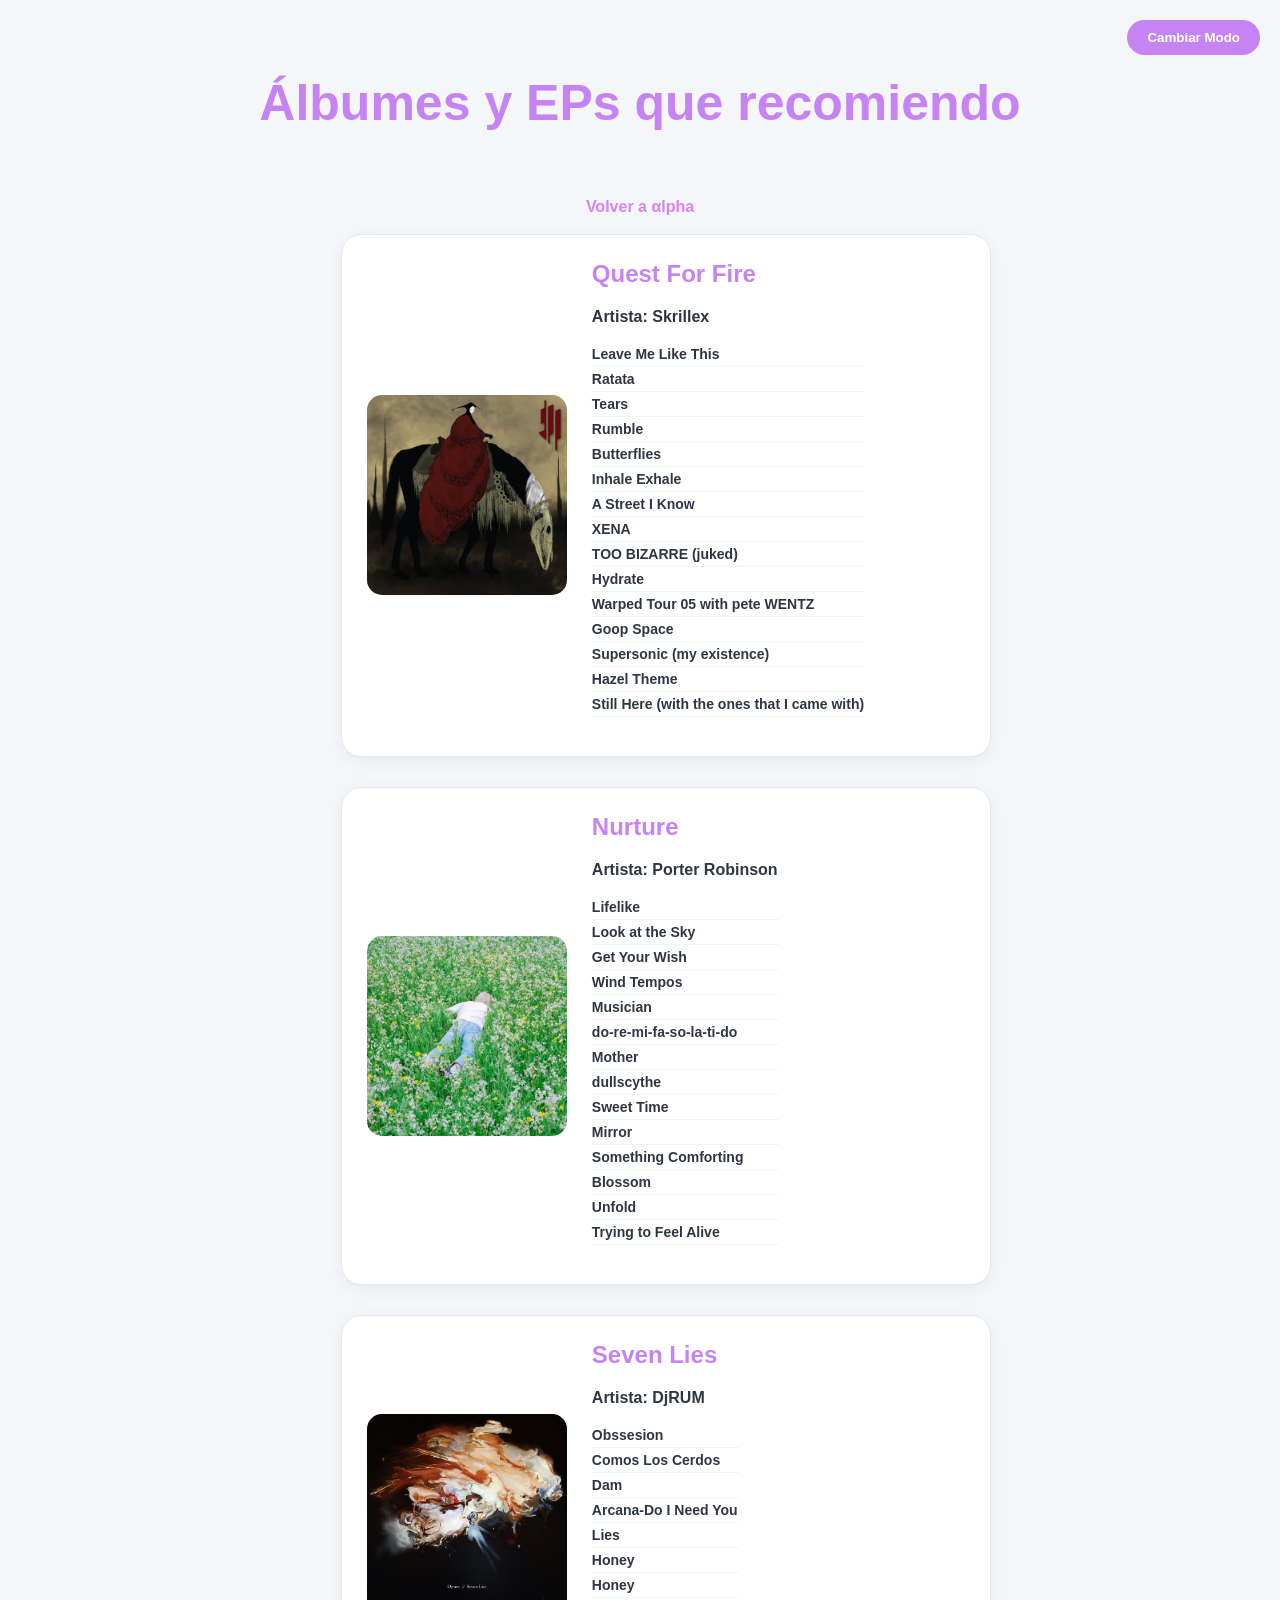
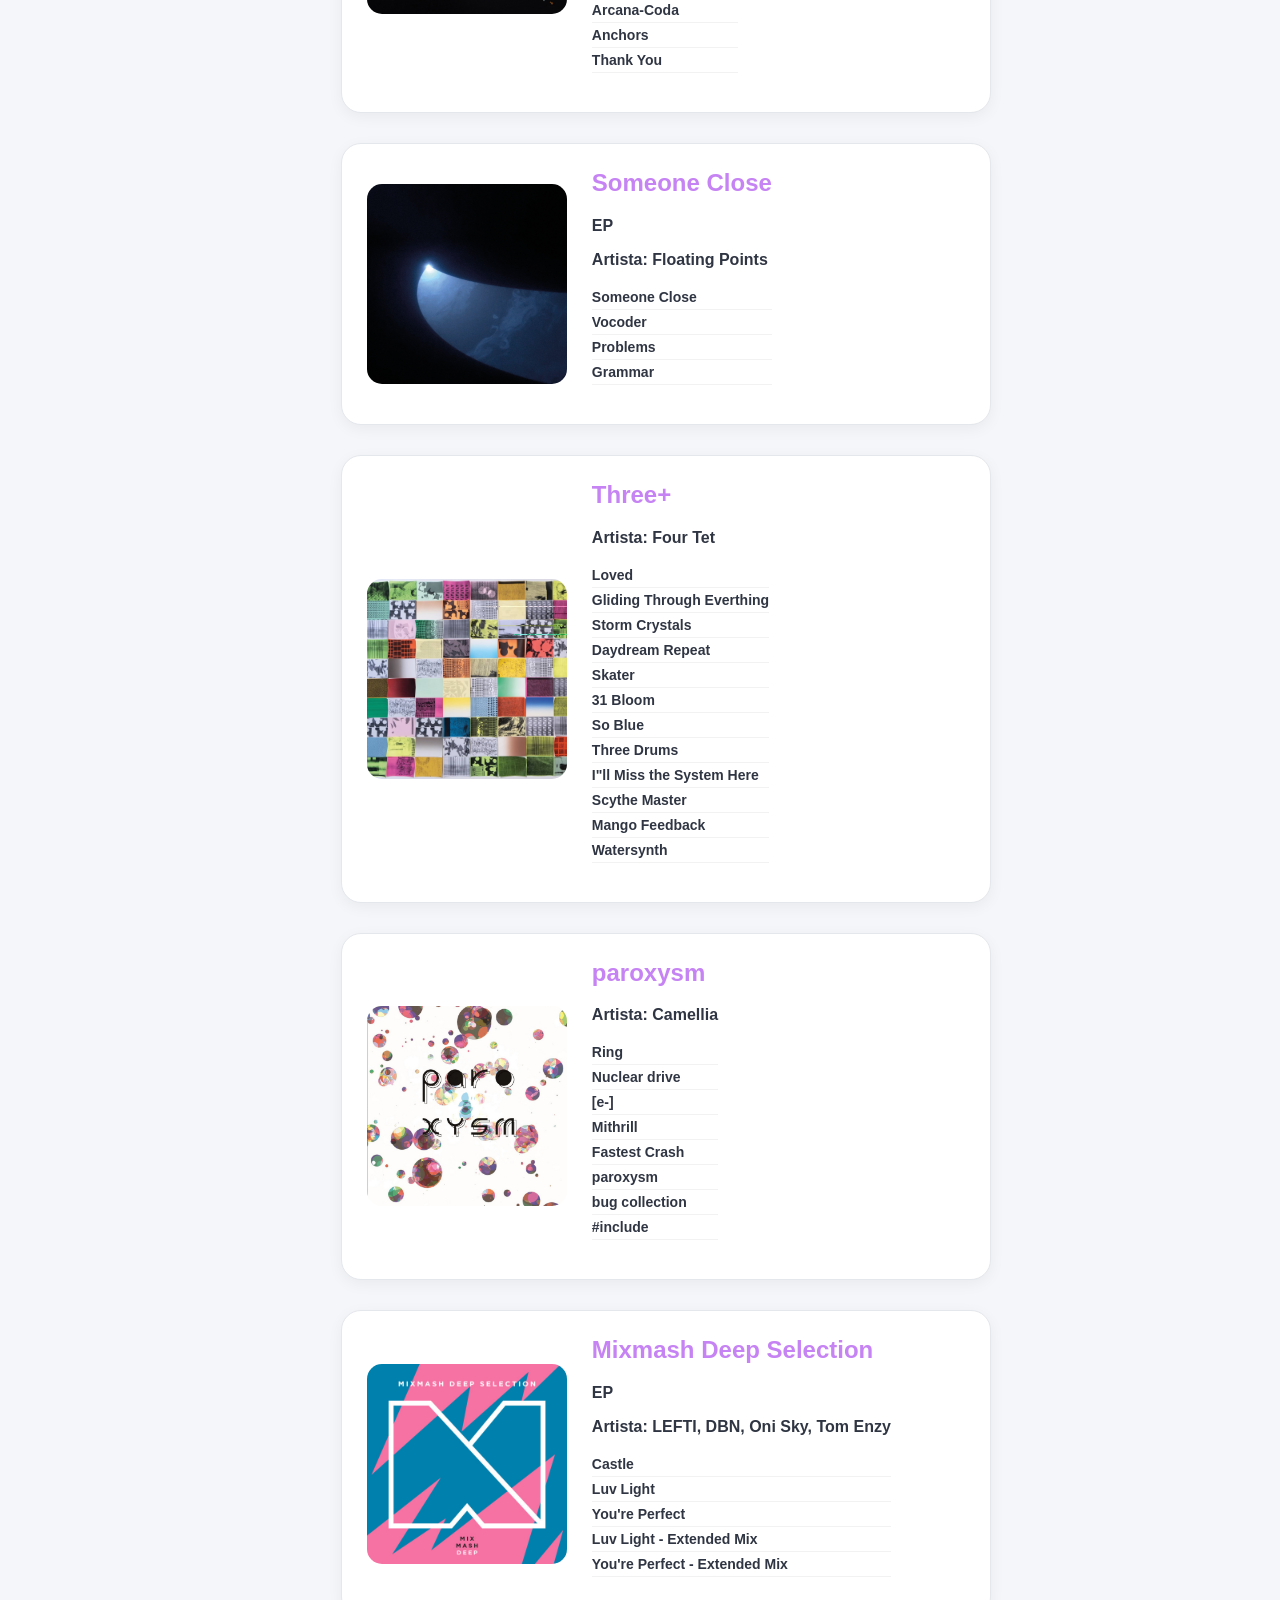
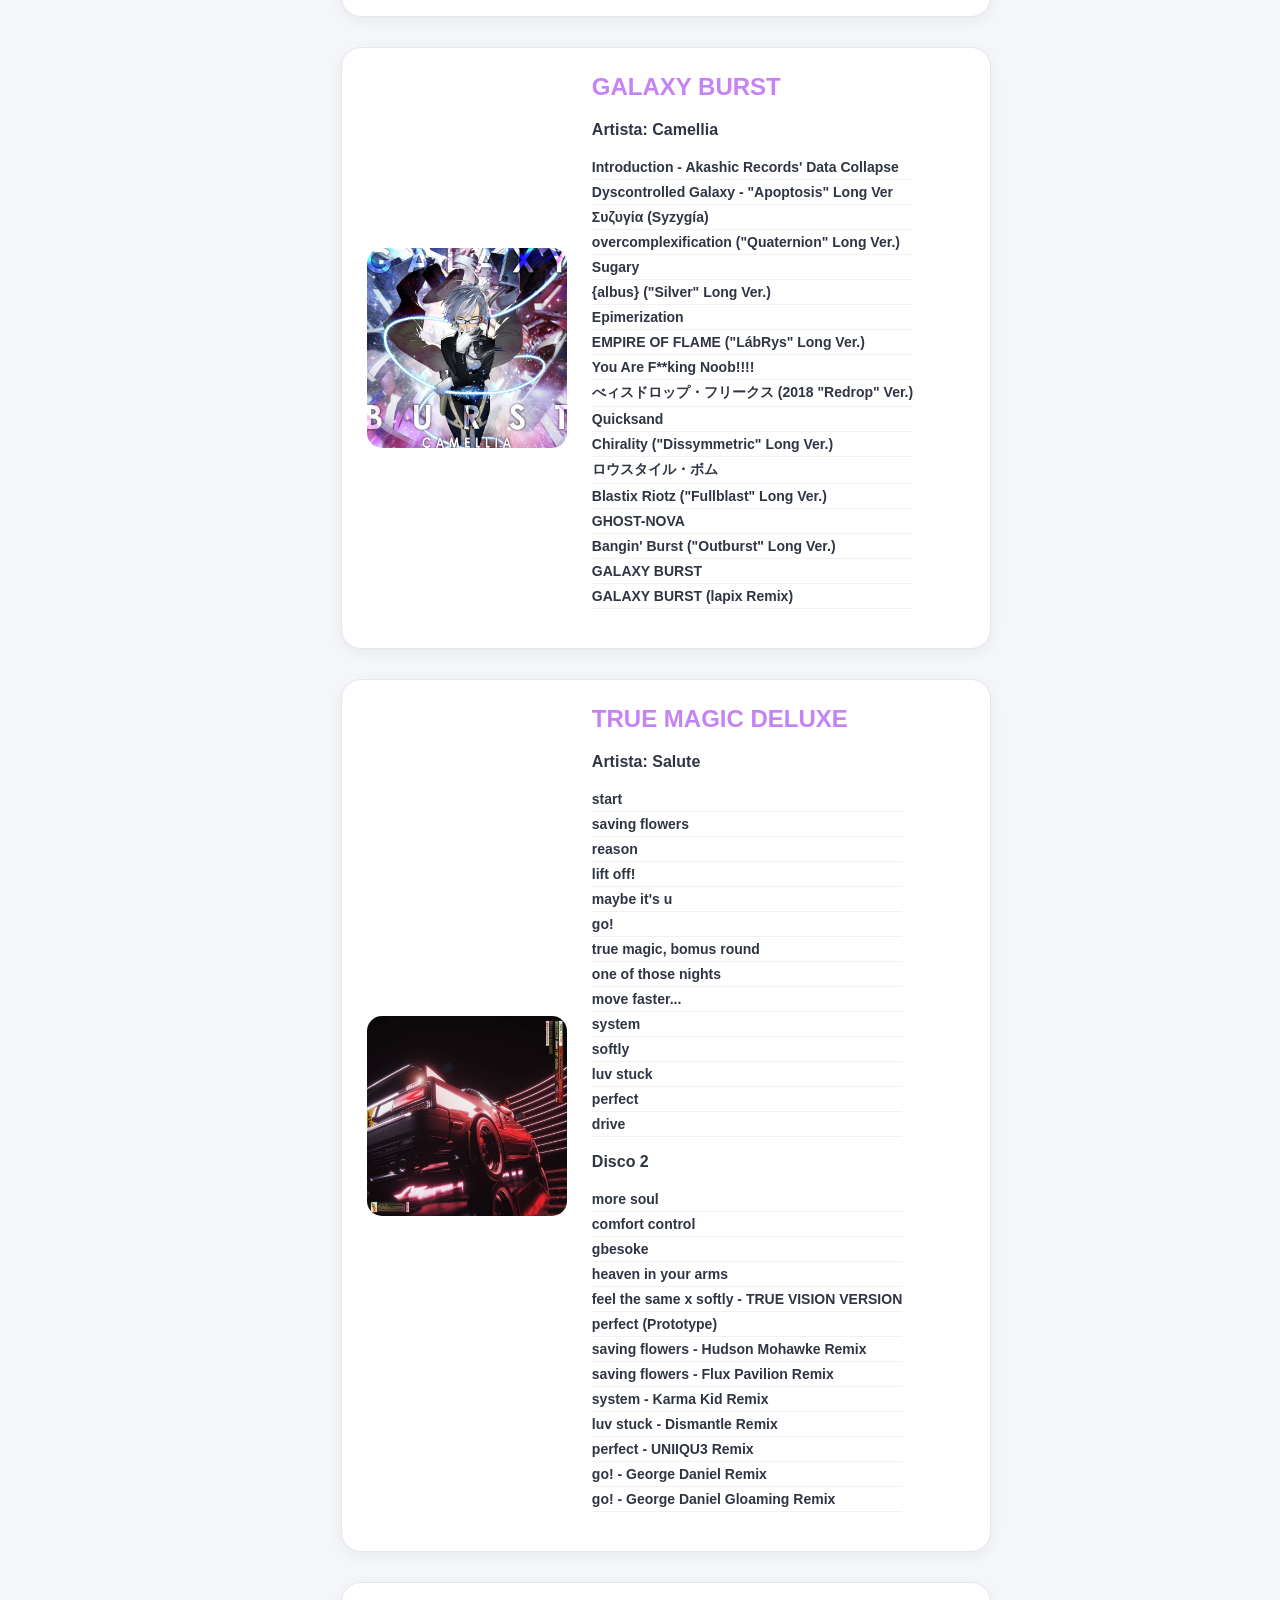
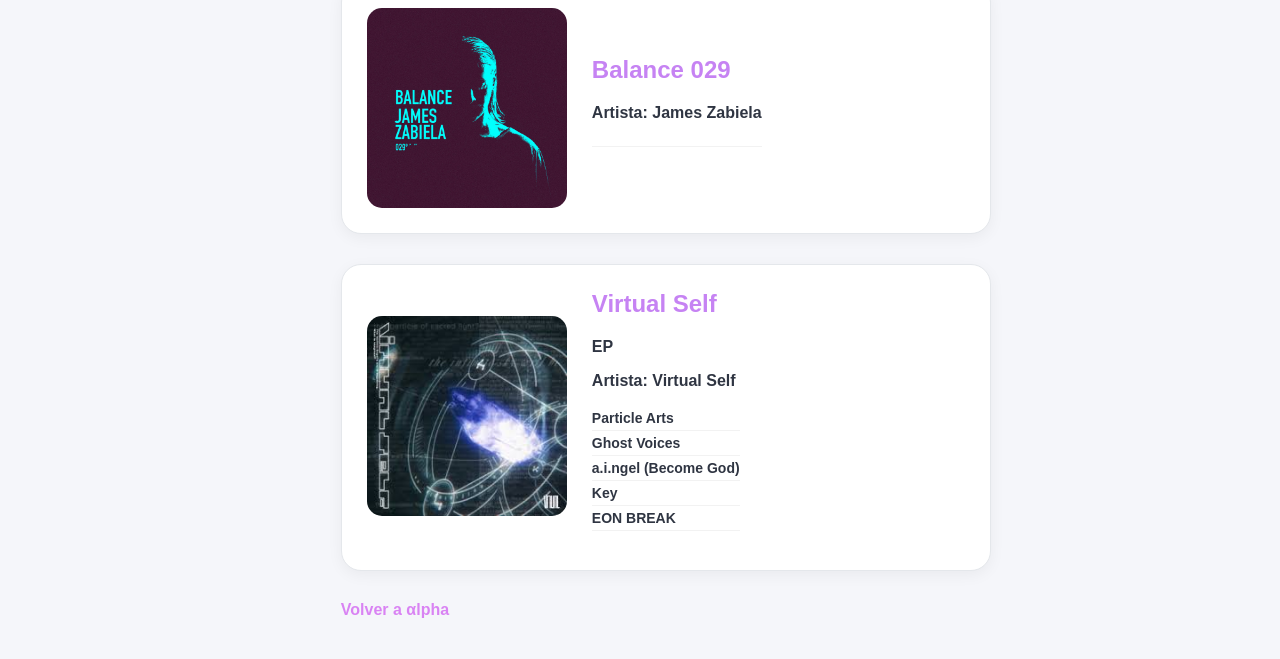
<file: albumes.html>
<!DOCTYPE html>
<html lang="es">
<head>
    <meta charset="UTF-8">
    <meta name="viewport" content="width=device-width, initial-scale=1.0">
    <title>Álbumes y EPs que recomiendo</title>
    <style>
       
    :root {
    /* Variables Modo Claro */
    --bg-color: #f5f6fa;
    --text-color: #2f3542;
    --card-bg: #ffffff;
    --border-color: #e4e7eb;
    --accent-color: #c683f3;
    --shadow: 0 4px 15px rgba(0,0,0,0.05);
        }

        body.dark-mode {
            --bg-color: #121212;
            --text-color: #ffffff;
            --card-bg: #1e1e1e;
            --border-color: #333333;
        }

        body {
            background-color: var(--bg-color);
            color: var(--text-color);
            font-family: 'Segoe UI', sans-serif;
            transition: 0.3s;
            margin: 0;
            padding: 40px 20px;
            display: flex;
            flex-direction: column;
            align-items: center;
        }

        h1 { color: var(--accent-color); font-size: 50px; text-align: center; }

        /* Botón de Modo */
        #btn-modo {
            position: fixed;
            top: 20px;
            right: 20px;
            padding: 10px 20px;
            background-color: var(--accent-color);
            color: white;
            border: none;
            border-radius: 20px;
            cursor: pointer;
            font-weight: bold;
            z-index: 1000;
        }

        /* Banner Principal */
        .banner {
            width: 100%;
            max-width: 900px;
            border-radius: 20px;
            margin-bottom: 40px;
            box-shadow: var(--shadow);
        }

        /* Tarjetas de Álbumes */
        .album-card {
            background-color: var(--card-bg);
            border: 1px solid var(--border-color);
            padding: 25px;
            border-radius: 20px;
            margin-bottom: 30px;
            max-width: 800px;
            width: 100%;
            display: flex;
            gap: 25px;
            align-items: center;
            box-shadow: var(--shadow);
            transition: transform 0.3s ease;
        }

        .album-card:hover {
            transform: scale(1.02);
            border-color: var(--accent-color);
        }

        .album-card img {
            width: 200px;
            height: 200px;
            border-radius: 15px;
            object-fit: cover;
        }

        .album-info h2 { margin-top: 0; color: var(--accent-color); }

        ul { list-style: none; padding: 0; font-size: 14px; }
        ul li { padding: 4px 0; border-bottom: 1px solid rgba(128,128,128,0.1); }

        @media (max-width: 768px) {
            .album-card { flex-direction: column; text-align: center; }
        }
         /* Enlace inferior */
        .link-index {
            margin-top: 15px;
            text-decoration: none;
            color: rgb(217, 131, 243);
            font-weight: bold;
            text-align: center;
        }
    </style>
</head>
<body>

    <button id="btn-modo">Cambiar Modo</button>

    <h1>Álbumes y EPs que recomiendo</h1>
    <br>
    <a href="index.html" class="link-index"><strong>Volver a αlpha</a>
    <br>

    <div class="album-card">
        <img src="imagenes_proyecto/Quest For Fire.jpg" alt="Quest For Fire">
        <div class="album-info">
            <h2>Quest For Fire</h2>
            <p><strong>Artista:</strong> Skrillex</p>
            <ul>
                <li>Leave Me Like This</li>
                <li>Ratata</li>
                <li>Tears</li>
                <li>Rumble</li>
                <li>Butterflies</li>
                <li>Inhale Exhale</li>
                <li>A Street I Know</li>
                <li>XENA</li>
                <li>TOO BIZARRE (juked)</li>
                <li>Hydrate</li>
                <li>Warped Tour 05 with pete WENTZ</li>
                <li>Goop Space</li>
                <li>Supersonic (my existence)</li>
                <li>Hazel Theme</li>
                <li>Still Here (with the ones that I came with)</li>
            </ul>
        </div>
    </div>

    <div class="album-card">
        <img src="imagenes_proyecto/nurture.jpg" alt="Nurture">
        <div class="album-info">
            <h2>Nurture</h2>
            <p><strong>Artista:</strong> Porter Robinson</p>
            <ul>
            <li>Lifelike</li>
            <li>Look at the Sky</li>
            <li>Get Your Wish</li>
            <li>Wind Tempos</li>
            <li>Musician</li>
            <li>do-re-mi-fa-so-la-ti-do</li>
            <li>Mother</li>
            <li>dullscythe</li>
            <li>Sweet Time</li>
            <li>Mirror</li>
            <li>Something Comforting</li>
            <li>Blossom</li>
            <li>Unfold</li>
            <li>Trying to Feel Alive</li>
            </ul>
        </div>
    </div>

    <div class="album-card">
        <img src="imagenes_proyecto/Seven_Lies.jpg" alt="Seven Lies">
        <div class="album-info">
            <h2>Seven Lies</h2>
            <p><strong>Artista:</strong> DjRUM</p>
            <ul>
            <li>Obssesion</li>
            <li>Comos Los Cerdos</li>
            <li>Dam</li>
            <li>Arcana-Do I Need You</li>
            <li>Lies</li>
            <li>Honey</li>
            <li>Honey</li>
            <li>Arcana-Coda</li>
            <li>Anchors</li>
            <li>Thank You</li>
            </ul>
        </div>
    </div>

    <div class="album-card">
        <img src="imagenes_proyecto/Someone_close.jpg" alt="Seven Lies">
        <div class="album-info">
            <h2>Someone Close</h2>
            <p><strong>EP</strong></p>
            <p><strong>Artista:</strong> Floating Points</p>
            <ul>
            <li>Someone Close</li>
            <li>Vocoder</li>
            <li>Problems</li>
            <li>Grammar</li>
            </ul>
        </div>
    </div>

    <div class="album-card">
        <img src="imagenes_proyecto/Three.jpg" alt="Three+">
        <div class="album-info">
            <h2>Three+</h2>
            <p><strong>Artista:</strong> Four Tet</p>
            <ul>
            <li>Loved</li>
            <li>Gliding Through Everthing</li>
            <li>Storm Crystals</li>
            <li>Daydream Repeat</li>
            <li>Skater</li>
            <li>31 Bloom</li>
            <li>So Blue</li>
            <li>Three Drums</li>
            <li>I"ll Miss the System Here</li>
            <li>Scythe Master</li>
            <li>Mango Feedback</li>
            <li>Watersynth</li>
            </ul>

        </div>
    </div>

    <div class="album-card">
        <img src="imagenes_proyecto/Paroxysm.jpg" alt="Paroxysm">
        <div class="album-info">
            <h2>paroxysm</h2>
            <p><strong>Artista:</strong> Camellia</p>
            <ul>
            <li>Ring</li>
            <li>Nuclear drive</li>
            <li>[e-]</li>
            <li>Mithrill</li>
            <li>Fastest Crash</li>
            <li>paroxysm</li>
            <li>bug collection</li>
            <li>#include</li>
            </ul>
        </div>
    </div>

    <div class="album-card">
        <img src="imagenes_proyecto/mm_deep.jpg" alt="Mixmash Deep">
        <div class="album-info">
            <h2>Mixmash Deep Selection</h2>
            <p><strong>EP</strong></p>
            <p><strong>Artista:</strong> LEFTI, DBN, Oni Sky, Tom Enzy</p>
            <ul>
            <li>Castle</li>
            <li>Luv Light</li>
            <li>You're Perfect</li>
            <li>Luv Light - Extended Mix</li>
            <li>You're Perfect - Extended Mix</li>
            </ul>
        </div>
    </div>

    <div class="album-card">
        <img src="imagenes_proyecto/Galaxy_Burst.jpg" alt="GALAXY BURST">
        <div class="album-info">
            <h2>GALAXY BURST</h2>
            <p><strong>Artista:</strong> Camellia</p>
            <ul>
            <li>Introduction - Akashic Records' Data Collapse</li>
            <li>Dyscontrolled Galaxy - "Apoptosis" Long Ver</li>
            <li>Συζυγία (Syzygía)</li>
            <li>overcomplexification ("Quaternion" Long Ver.)</li>
            <li>Sugary</li>
            <li>{albus} ("Silver" Long Ver.)</li>
            <li>Epimerization</li>
            <li>EMPIRE OF FLAME ("LábRys" Long Ver.)</li>
            <li>You Are F**king Noob!!!!</li>
            <li>べィスドロップ・フリークス (2018 "Redrop" Ver.)</li>
            <li>Quicksand</li>
            <li>Chirality ("Dissymmetric" Long Ver.)</li>
            <li>ロウスタイル・ボム</li>
            <li>Blastix Riotz ("Fullblast" Long Ver.)</li>
            <li>GHOST-NOVA</li>
            <li>Bangin' Burst ("Outburst" Long Ver.)</li>
            <li>GALAXY BURST</li>
            <li>GALAXY BURST (lapix Remix)</li>
            </ul>
        </div>
    </div>

    <div class="album-card">
        <img src="imagenes_proyecto/true_magic_D.jpg" alt="TRUE MAGIC DELUXE">
        <div class="album-info">
            <h2>TRUE MAGIC DELUXE</h2>
            <p><strong>Artista:</strong> Salute</p>
            <ul>
            <li>start</li>
            <li>saving flowers</li>
            <li>reason</li>
            <li>lift off!</li>
            <li>maybe it's u</li>
            <li>go!</li>
            <li>true magic, bomus round</li>
            <li>one of those nights</li>
            <li>move faster...</li>
            <li>system</li>
            <li>softly</li>
            <li>luv stuck</li>
            <li>perfect</li>
            <li>drive</li>
            </ul>
            <p><strong>Disco 2</strong></p>
            <ul>
            <li>more soul</li>
            <li>comfort control</li>
            <li>gbesoke</li>
            <li>heaven in your arms</li>
            <li>feel the same x softly - TRUE VISION VERSION</li>
            <li>perfect (Prototype)</li>
            <li>saving flowers - Hudson Mohawke Remix</li>
            <li>saving flowers - Flux Pavilion Remix </li>
            <li>system - Karma Kid Remix</li>
            <li>luv stuck - Dismantle Remix</li>
            <li>perfect - UNIIQU3 Remix</li>
            <li>go! - George Daniel Remix</li>
            <li>go! - George Daniel Gloaming Remix</li>
            </ul>
        </div>
    </div>

    <div class="album-card">
        <img src="imagenes_proyecto/balance_029.jpg" alt="Balance 029">
        <div class="album-info">
            <h2>Balance 029</h2>
            <p><strong>Artista:</strong> James Zabiela</p>
            <ul>
            <li></li>
            </ul>
        </div>
    </div>

    <div class="album-card"> 
        <a href="https://virtualself.co/" target="_blank"><img src="imagenes_proyecto/vistual_self.jpg" alt="Virtual Self"></a>
        <div class="album-info">
            <h2>Virtual Self</h2>
            <p><strong>EP</strong></p>
            <p><strong>Artista:</strong> Virtual Self</p>
            <ul>
            <li>Particle Arts</li>
            <li>Ghost Voices</li>
            <li>a.i.ngel (Become God)</li>
            <li>Key</li>
            <li>EON BREAK</li>
            </ul>
        </div>
    </div>

    <a href="index.html" class="link-index"><strong>Volver a αlpha</a>

        <!--script del modo oscuro-->
    <script>
        const btn = document.getElementById('btn-modo');
        btn.addEventListener('click', () => {
            document.body.classList.toggle('dark-mode');
            localStorage.setItem('tema', document.body.classList.contains('dark-mode') ? 'oscuro' : 'claro');
        });

        if(localStorage.getItem('tema') === 'oscuro') {
            document.body.classList.add('dark-mode');
        }
    </script>
   
</body>
</html>
</file>
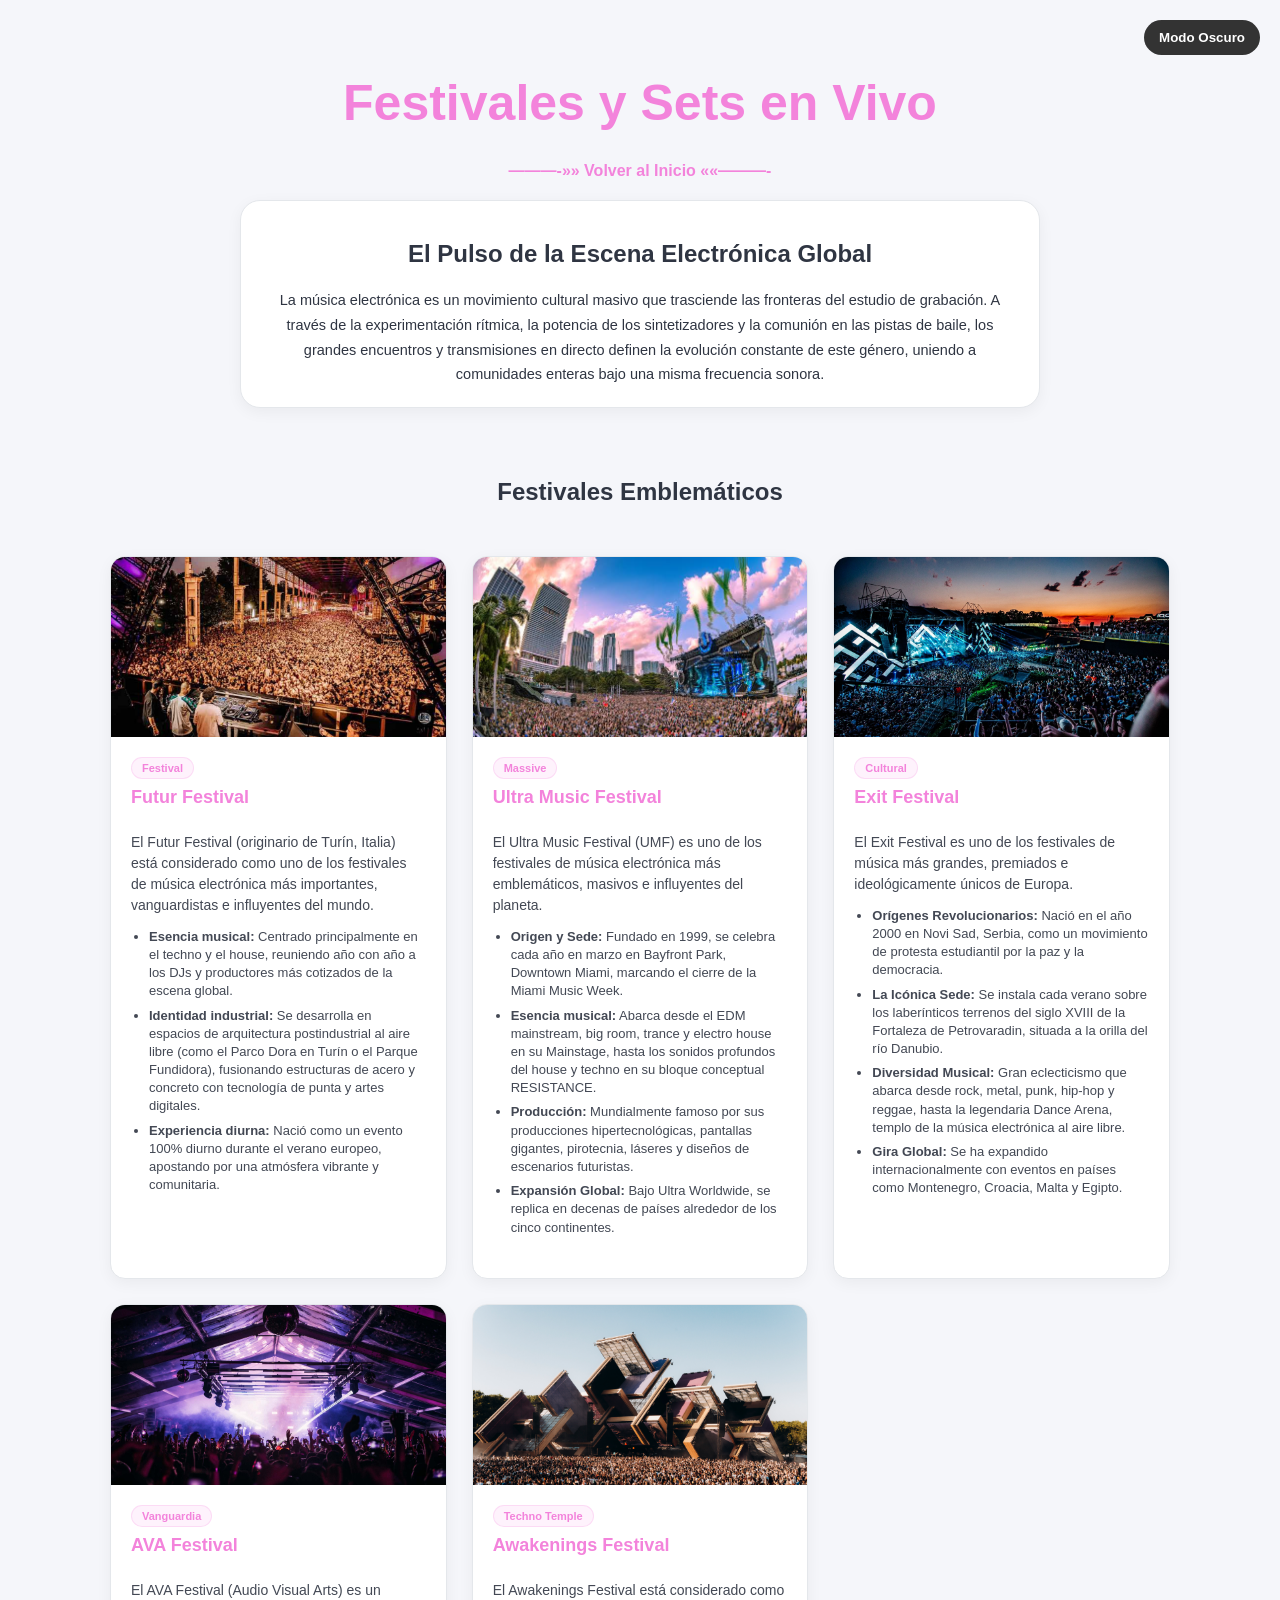
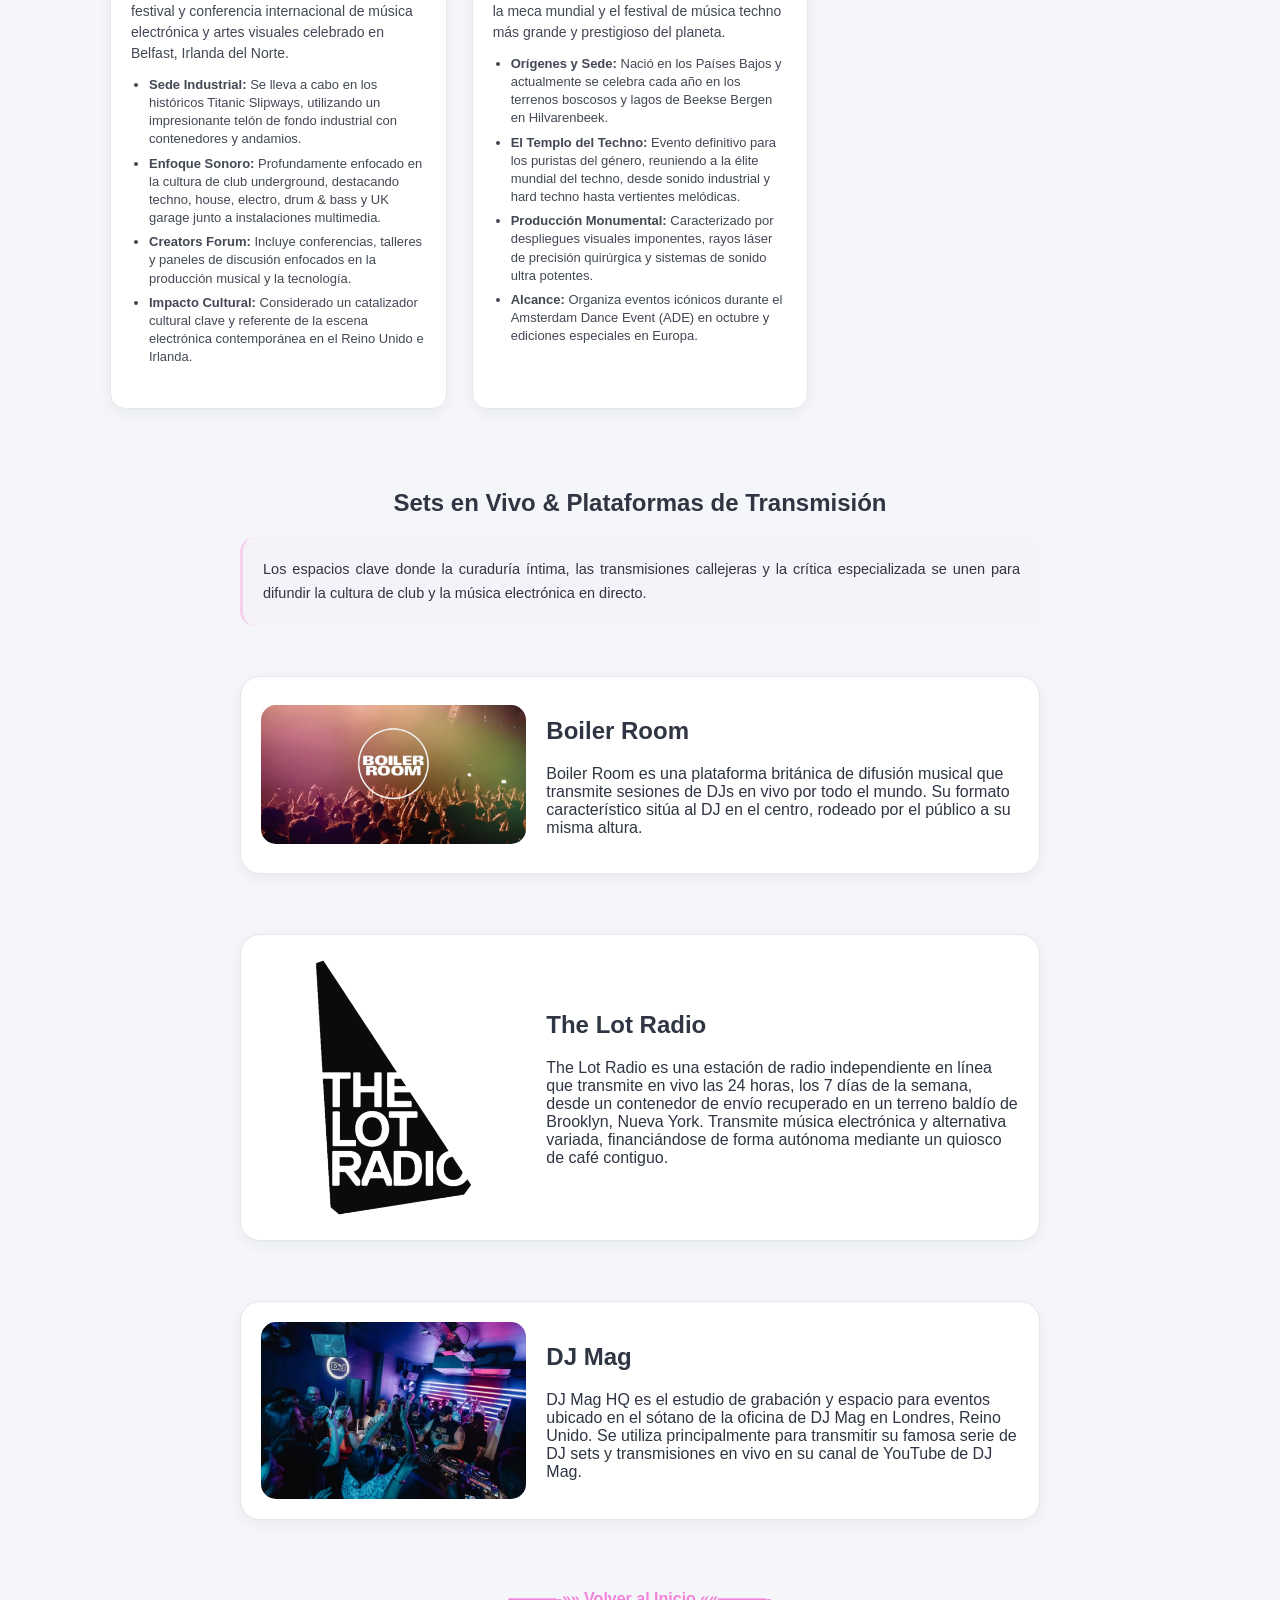
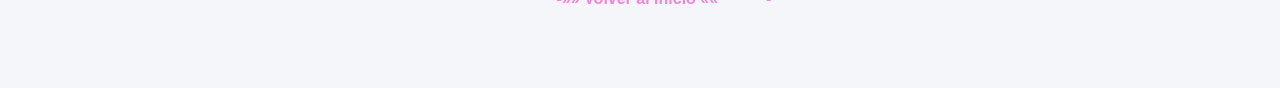
<file: festivales.html>
<!DOCTYPE html>
<html lang="es">
<head>
    <meta charset="UTF-8">
    <meta name="viewport" content="width=device-width, initial-scale=1.0">
    <title>Festivales y Sets en Vivo - αlpha</title>
    <link rel="stylesheet" href="styles.css">
    
    <style type="text/css">
        
        body {
            padding-bottom: 40px;
        }

        .grid-festivales {
            display: grid;
            grid-template-columns: repeat(3, 1fr);
            gap: 25px;
            max-width: 1100px;
            width: 100%;
            margin: 30px auto;
            padding: 0 20px;
            box-sizing: border-box;
        }

        .card-festival {
            background-color: var(--card-bg);
            border: 1px solid var(--border-color);
            border-radius: 15px;
            overflow: hidden;
            box-shadow: var(--shadow);
            display: flex;
            flex-direction: column;
            transition: transform 0.3s ease, box-shadow 0.3s ease;
        }

        .card-festival:hover {
            transform: translateY(-5px);
            box-shadow: 0 8px 25px rgba(243, 131, 219, 0.25);
            border-color: var(--accent-color);
        }

        .card-festival img {
            width: 100%;
            height: 180px;
            object-fit: cover;
            border-radius: 0;
        }

        .card-festival-body {
            padding: 20px;
            display: flex;
            flex-direction: column;
            flex: 1;
        }

        .card-festival-body h3 {
            color: var(--accent-color);
            margin-top: 0;
            margin-bottom: 10px;
            font-size: 18px;
        }

        .card-festival-body p {
            font-size: 14px;
            line-height: 1.5;
            opacity: 0.9;
            margin-bottom: 12px;
        }

        .card-festival-body ul {
            margin: 0 0 15px 0;
            padding-left: 18px;
            font-size: 13px;
            line-height: 1.4;
            opacity: 0.9;
            flex: 1;
        }

        .card-festival-body li {
            margin-bottom: 6px;
        }

        .badge-categoria {
            align-self: flex-start;
            font-size: 11px;
            font-weight: bold;
            color: var(--accent-color);
            background-color: rgba(243, 131, 219, 0.1);
            padding: 4px 10px;
            border-radius: 20px;
            border: 1px solid rgba(243, 131, 219, 0.2);
            margin-bottom: 8px;
        }

        
        @media (max-width: 900px) {
            .grid-festivales {
                grid-template-columns: repeat(2, 1fr);
            }
        }

        @media (max-width: 600px) {
            .grid-festivales {
                grid-template-columns: 1fr;
            }
        }
    </style>
</head>
<body>

    <button id="boton-modo" class="btn-modo">Modo Oscuro</button>

    <h1>Festivales y Sets en Vivo</h1>

    <div style="text-align: center; margin-bottom: 20px;">
        <a href="index.html" class="link-tracklist">———-»» Volver al Inicio ««———-</a>
    </div>

    <section class="card-container" style="margin-top: 0;">
        <div class="card-text" style="text-align: center;">
            <h2>El Pulso de la Escena Electrónica Global</h2>
            <p class="info-genero" style="border-left: none; background: transparent; padding: 0; text-align: center;">
                La música electrónica es un movimiento cultural masivo que trasciende las fronteras del estudio de grabación. A través de la experimentación rítmica, la potencia de los sintetizadores y la comunión en las pistas de baile, los grandes encuentros y transmisiones en directo definen la evolución constante de este género, uniendo a comunidades enteras bajo una misma frecuencia sonora.
            </p>
        </div>
    </section>

    <!-- Sección de Festivales en formato Grid alineado de 3 columnas -->
    <h2 style="text-align: center; margin-top: 40px;">Festivales Emblemáticos</h2>

    <div class="grid-festivales">
        <!-- Futur Festival -->
        <div class="card-festival">
            <img src="imagenes_proyecto/futur.jpg" alt="Futur Festival" loading="lazy">
            <div class="card-festival-body">
                <span class="badge-categoria">Festival</span>
                <h3>Futur Festival</h3>
                <p>El Futur Festival (originario de Turín, Italia) está considerado como uno de los festivales de música electrónica más importantes, vanguardistas e influyentes del mundo.</p>
                <ul>
                    <li><strong>Esencia musical:</strong> Centrado principalmente en el techno y el house, reuniendo año con año a los DJs y productores más cotizados de la escena global.</li>
                    <li><strong>Identidad industrial:</strong> Se desarrolla en espacios de arquitectura postindustrial al aire libre (como el Parco Dora en Turín o el Parque Fundidora), fusionando estructuras de acero y concreto con tecnología de punta y artes digitales.</li>
                    <li><strong>Experiencia diurna:</strong> Nació como un evento 100% diurno durante el verano europeo, apostando por una atmósfera vibrante y comunitaria.</li>
                </ul>
            </div>
        </div>

        <!-- Ultra Music Festival -->
        <div class="card-festival">
            <img src="imagenes_proyecto/ultra.jpg" alt="Ultra Music Festival" loading="lazy">
            <div class="card-festival-body">
                <span class="badge-categoria">Massive</span>
                <h3>Ultra Music Festival</h3>
                <p>El Ultra Music Festival (UMF) es uno de los festivales de música electrónica más emblemáticos, masivos e influyentes del planeta.</p>
                <ul>
                    <li><strong>Origen y Sede:</strong> Fundado en 1999, se celebra cada año en marzo en Bayfront Park, Downtown Miami, marcando el cierre de la Miami Music Week.</li>
                    <li><strong>Esencia musical:</strong> Abarca desde el EDM mainstream, big room, trance y electro house en su Mainstage, hasta los sonidos profundos del house y techno en su bloque conceptual RESISTANCE.</li>
                    <li><strong>Producción:</strong> Mundialmente famoso por sus producciones hipertecnológicas, pantallas gigantes, pirotecnia, láseres y diseños de escenarios futuristas.</li>
                    <li><strong>Expansión Global:</strong> Bajo Ultra Worldwide, se replica en decenas de países alrededor de los cinco continentes.</li>
                </ul>
            </div>
        </div>

        <!-- Exit Festival -->
        <div class="card-festival">
            <img src="imagenes_proyecto/exit2festival.jpg" alt="Exit Festival" loading="lazy">
            <div class="card-festival-body">
                <span class="badge-categoria">Cultural</span>
                <h3>Exit Festival</h3>
                <p>El Exit Festival es uno de los festivales de música más grandes, premiados e ideológicamente únicos de Europa.</p>
                <ul>
                    <li><strong>Orígenes Revolucionarios:</strong> Nació en el año 2000 en Novi Sad, Serbia, como un movimiento de protesta estudiantil por la paz y la democracia.</li>
                    <li><strong>La Icónica Sede:</strong> Se instala cada verano sobre los laberínticos terrenos del siglo XVIII de la Fortaleza de Petrovaradin, situada a la orilla del río Danubio.</li>
                    <li><strong>Diversidad Musical:</strong> Gran eclecticismo que abarca desde rock, metal, punk, hip-hop y reggae, hasta la legendaria Dance Arena, templo de la música electrónica al aire libre.</li>
                    <li><strong>Gira Global:</strong> Se ha expandido internacionalmente con eventos en países como Montenegro, Croacia, Malta y Egipto.</li>
                </ul>
            </div>
        </div>

        <!-- AVA Festival -->
        <div class="card-festival">
            <img src="imagenes_proyecto/ava-festival.jpg" alt="AVA Festival" loading="lazy">
            <div class="card-festival-body">
                <span class="badge-categoria">Vanguardia</span>
                <h3>AVA Festival</h3>
                <p>El AVA Festival (Audio Visual Arts) es un festival y conferencia internacional de música electrónica y artes visuales celebrado en Belfast, Irlanda del Norte.</p>
                <ul>
                    <li><strong>Sede Industrial:</strong> Se lleva a cabo en los históricos Titanic Slipways, utilizando un impresionante telón de fondo industrial con contenedores y andamios.</li>
                    <li><strong>Enfoque Sonoro:</strong> Profundamente enfocado en la cultura de club underground, destacando techno, house, electro, drum & bass y UK garage junto a instalaciones multimedia.</li>
                    <li><strong>Creators Forum:</strong> Incluye conferencias, talleres y paneles de discusión enfocados en la producción musical y la tecnología.</li>
                    <li><strong>Impacto Cultural:</strong> Considerado un catalizador cultural clave y referente de la escena electrónica contemporánea en el Reino Unido e Irlanda.</li>
                </ul>
            </div>
        </div>

        <!-- Awakenings Festival -->
        <div class="card-festival">
            <img src="imagenes_proyecto/aweke.jpg" alt="Awakenings Festival" loading="lazy">
            <div class="card-festival-body">
                <span class="badge-categoria">Techno Temple</span>
                <h3>Awakenings Festival</h3>
                <p>El Awakenings Festival está considerado como la meca mundial y el festival de música techno más grande y prestigioso del planeta.</p>
                <ul>
                    <li><strong>Orígenes y Sede:</strong> Nació en los Países Bajos y actualmente se celebra cada año en los terrenos boscosos y lagos de Beekse Bergen en Hilvarenbeek.</li>
                    <li><strong>El Templo del Techno:</strong> Evento definitivo para los puristas del género, reuniendo a la élite mundial del techno, desde sonido industrial y hard techno hasta vertientes melódicas.</li>
                    <li><strong>Producción Monumental:</strong> Caracterizado por despliegues visuales imponentes, rayos láser de precisión quirúrgica y sistemas de sonido ultra potentes.</li>
                    <li><strong>Alcance:</strong> Organiza eventos icónicos durante el Amsterdam Dance Event (ADE) en octubre y ediciones especiales en Europa.</li>
                </ul>
            </div>
        </div>
    </div>

    <!-- Sección de Sets en Vivo y Plataformas -->
    <h2 style="text-align: center; margin-top: 50px;">Sets en Vivo & Plataformas de Transmisión</h2>
    <p class="info-genero" style="margin-bottom: 20px;">
        Los espacios clave donde la curaduría íntima, las transmisiones callejeras y la crítica especializada se unen para difundir la cultura de club y la música electrónica en directo.
    </p>

    <section class="card-container">
        <div class="card-content">
            <img src="imagenes_proyecto/boiler.webp" alt="Boiler Room" loading="lazy">
            <div class="card-text">
                <h2>Boiler Room</h2>
                <p>Boiler Room es una plataforma británica de difusión musical que transmite sesiones de DJs en vivo por todo el mundo. Su formato característico sitúa al DJ en el centro, rodeado por el público a su misma altura.</p>
            </div>
        </div>
    </section>

    <section class="card-container">
        <div class="card-content">
            <img src="imagenes_proyecto/lot.png" alt="The Lot Radio" loading="lazy">
            <div class="card-text">
                <h2>The Lot Radio</h2>
                <p>The Lot Radio es una estación de radio independiente en línea que transmite en vivo las 24 horas, los 7 días de la semana, desde un contenedor de envío recuperado en un terreno baldío de Brooklyn, Nueva York. Transmite música electrónica y alternativa variada, financiándose de forma autónoma mediante un quiosco de café contiguo.</p>
            </div>
        </div>
    </section>

    <section class="card-container">
        <div class="card-content">
            <img src="imagenes_proyecto/djmag.jpg" alt="DJ Mag" loading="lazy">
            <div class="card-text">
                <h2>DJ Mag</h2>
                <p>DJ Mag HQ es el estudio de grabación y espacio para eventos ubicado en el sótano de la oficina de DJ Mag en Londres, Reino Unido. Se utiliza principalmente para transmitir su famosa serie de DJ sets y transmisiones en vivo en su canal de YouTube de DJ Mag.</p>
            </div>
        </div>
    </section>

    <div style="text-align: center; margin: 40px 0;">
        <a href="index.html" class="link-tracklist">———-»» Volver al Inicio ««———-</a>
    </div>

    <script>
        const botonModo = document.getElementById('boton-modo');
        
        
        if (localStorage.getItem('modoOscuro') === 'activo') {
            document.body.classList.add('dark-mode');
            botonModo.textContent = 'Modo Claro';
        }

        botonModo.addEventListener('click', () => {
            document.body.classList.toggle('dark-mode');
            
            if (document.body.classList.contains('dark-mode')) {
                botonModo.textContent = 'Modo Claro';
                localStorage.setItem('modoOscuro', 'activo');
            } else {
                botonModo.textContent = 'Modo Oscuro';
                localStorage.setItem('modoOscuro', 'inactivo');
            }
        });
    </script>

</body>
</html>
</file>
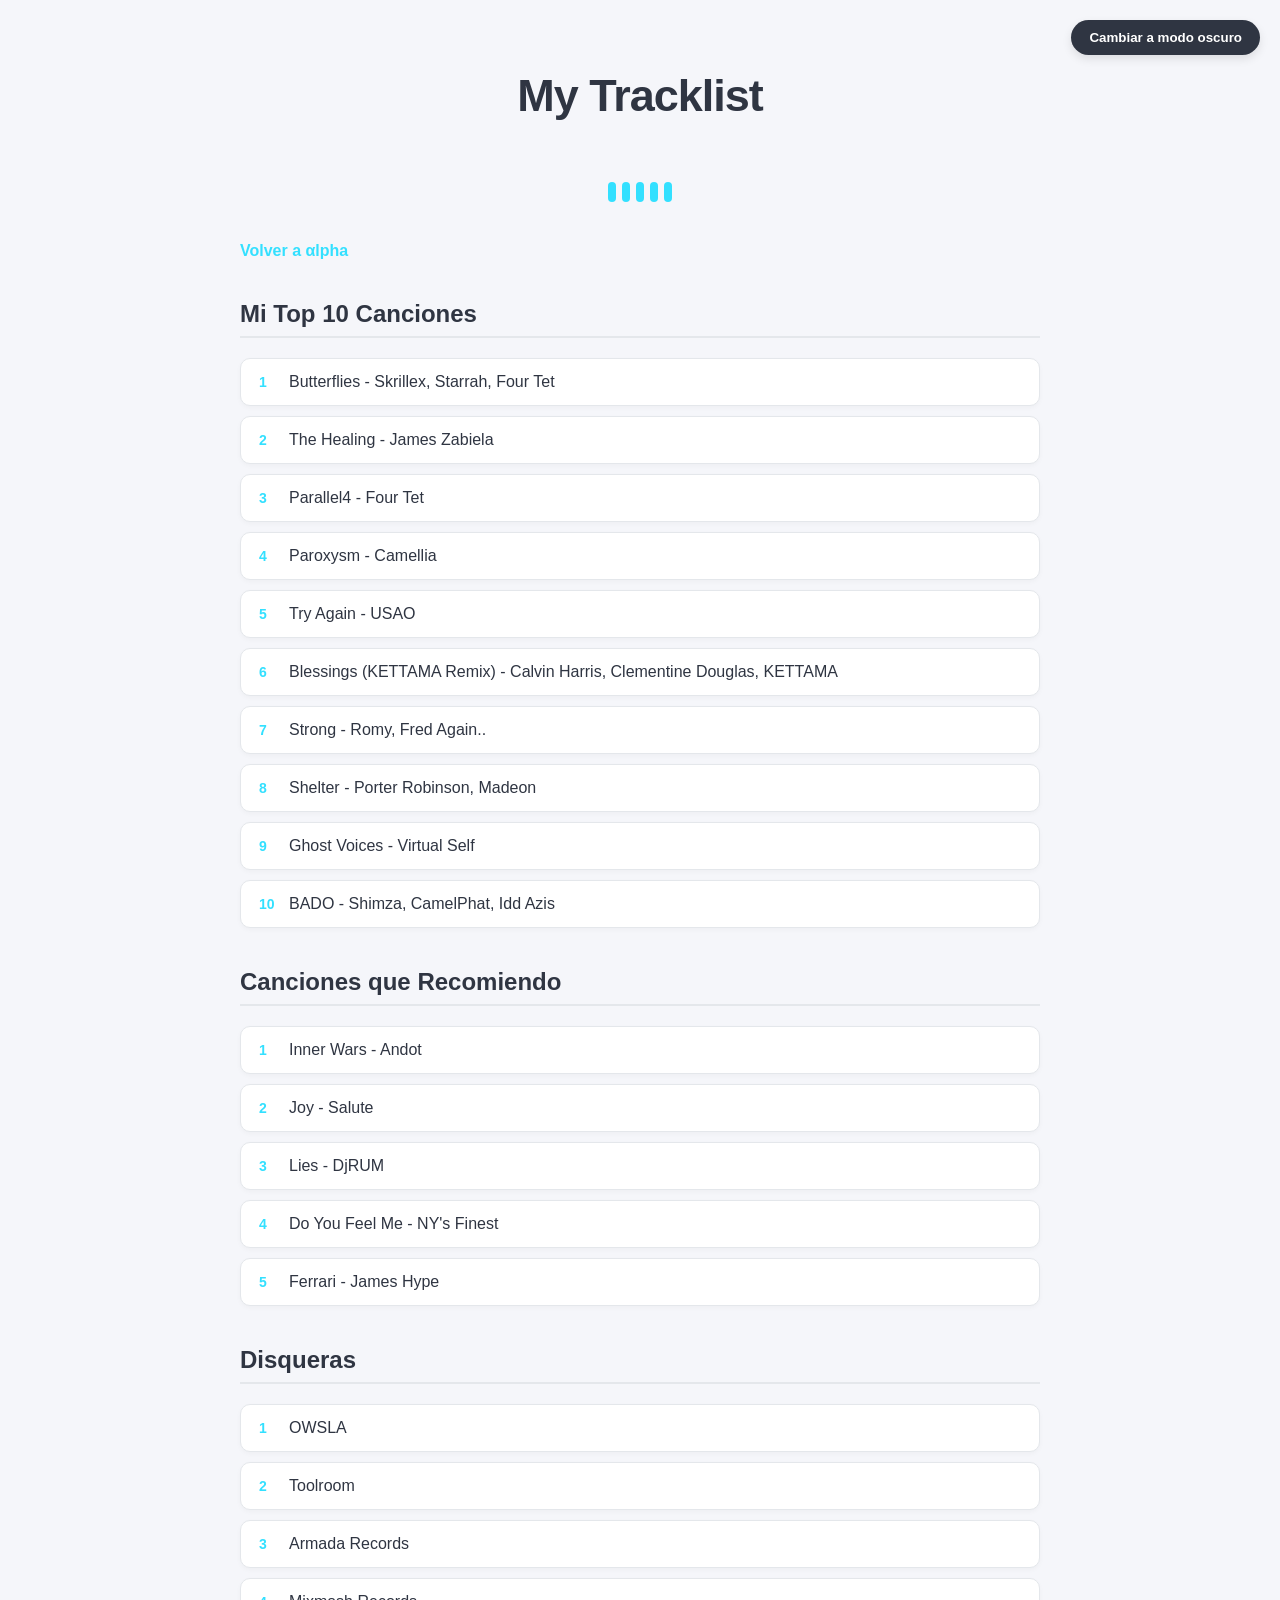
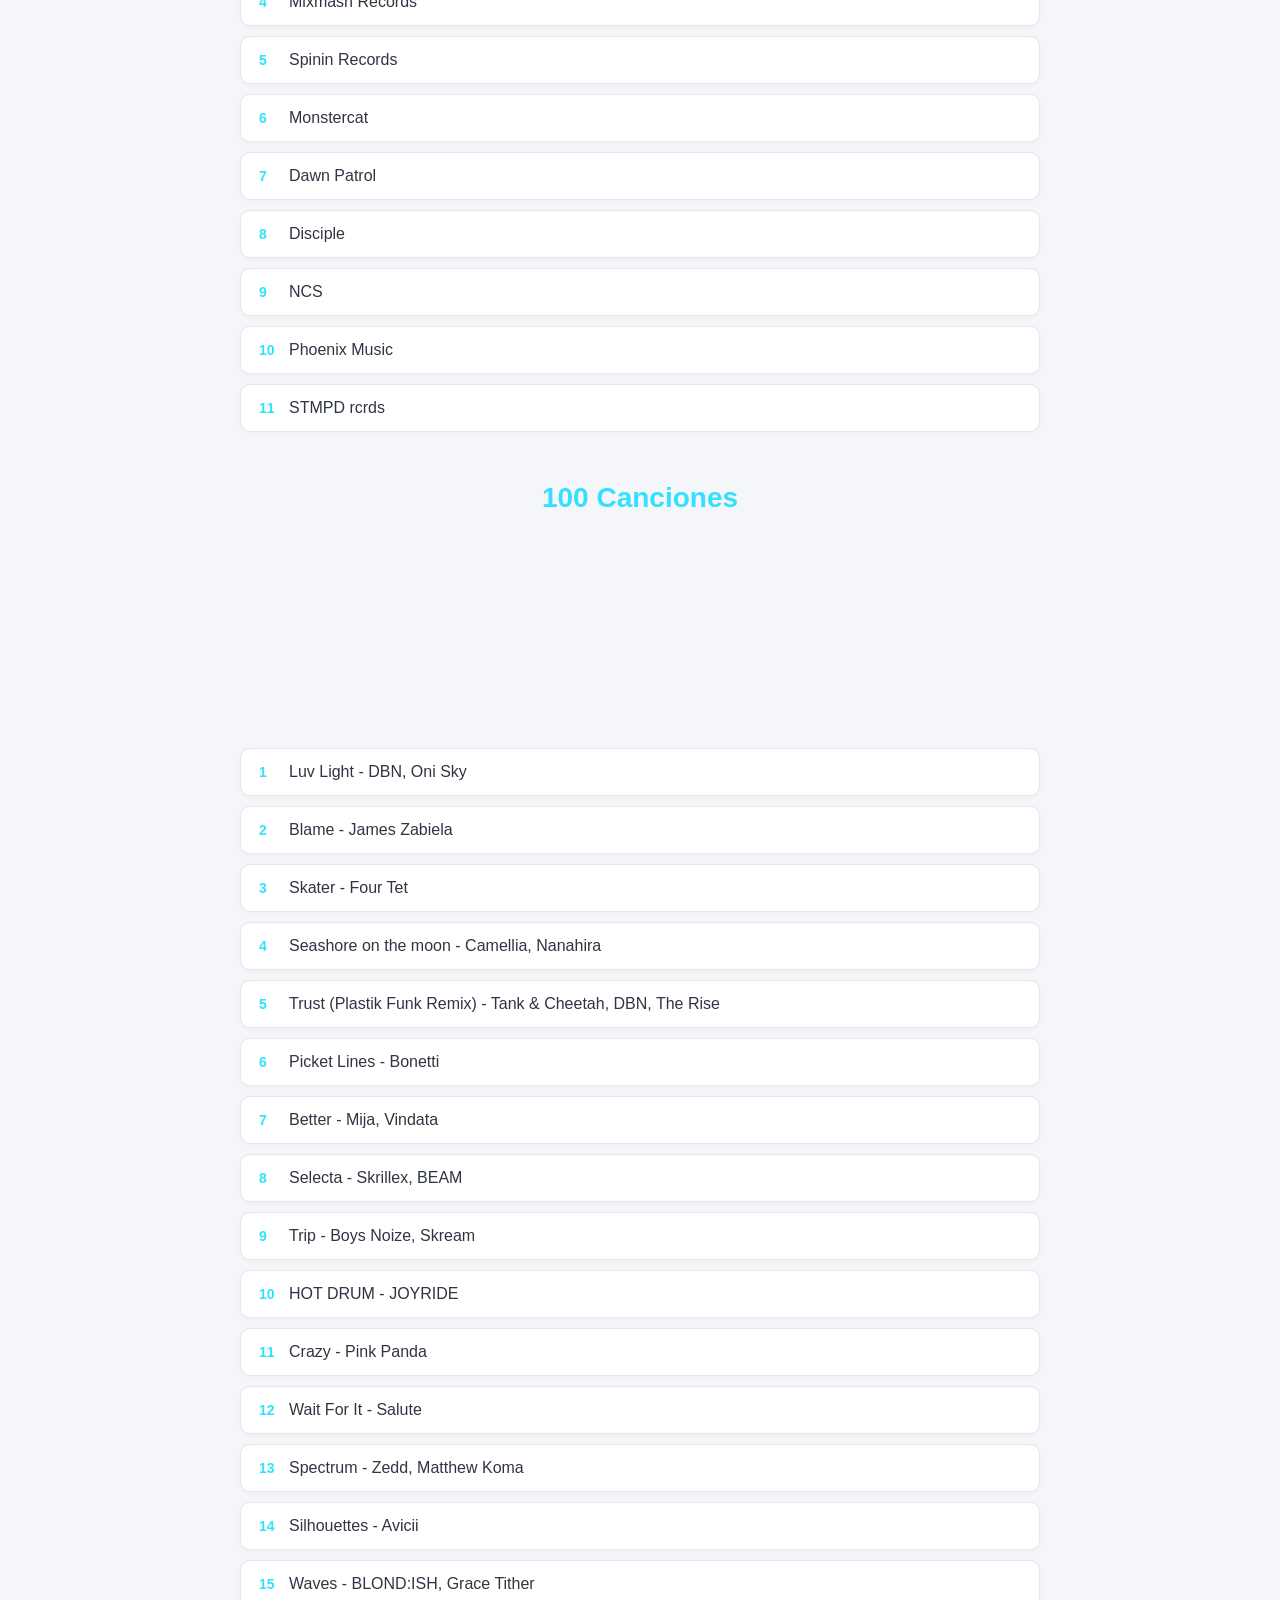
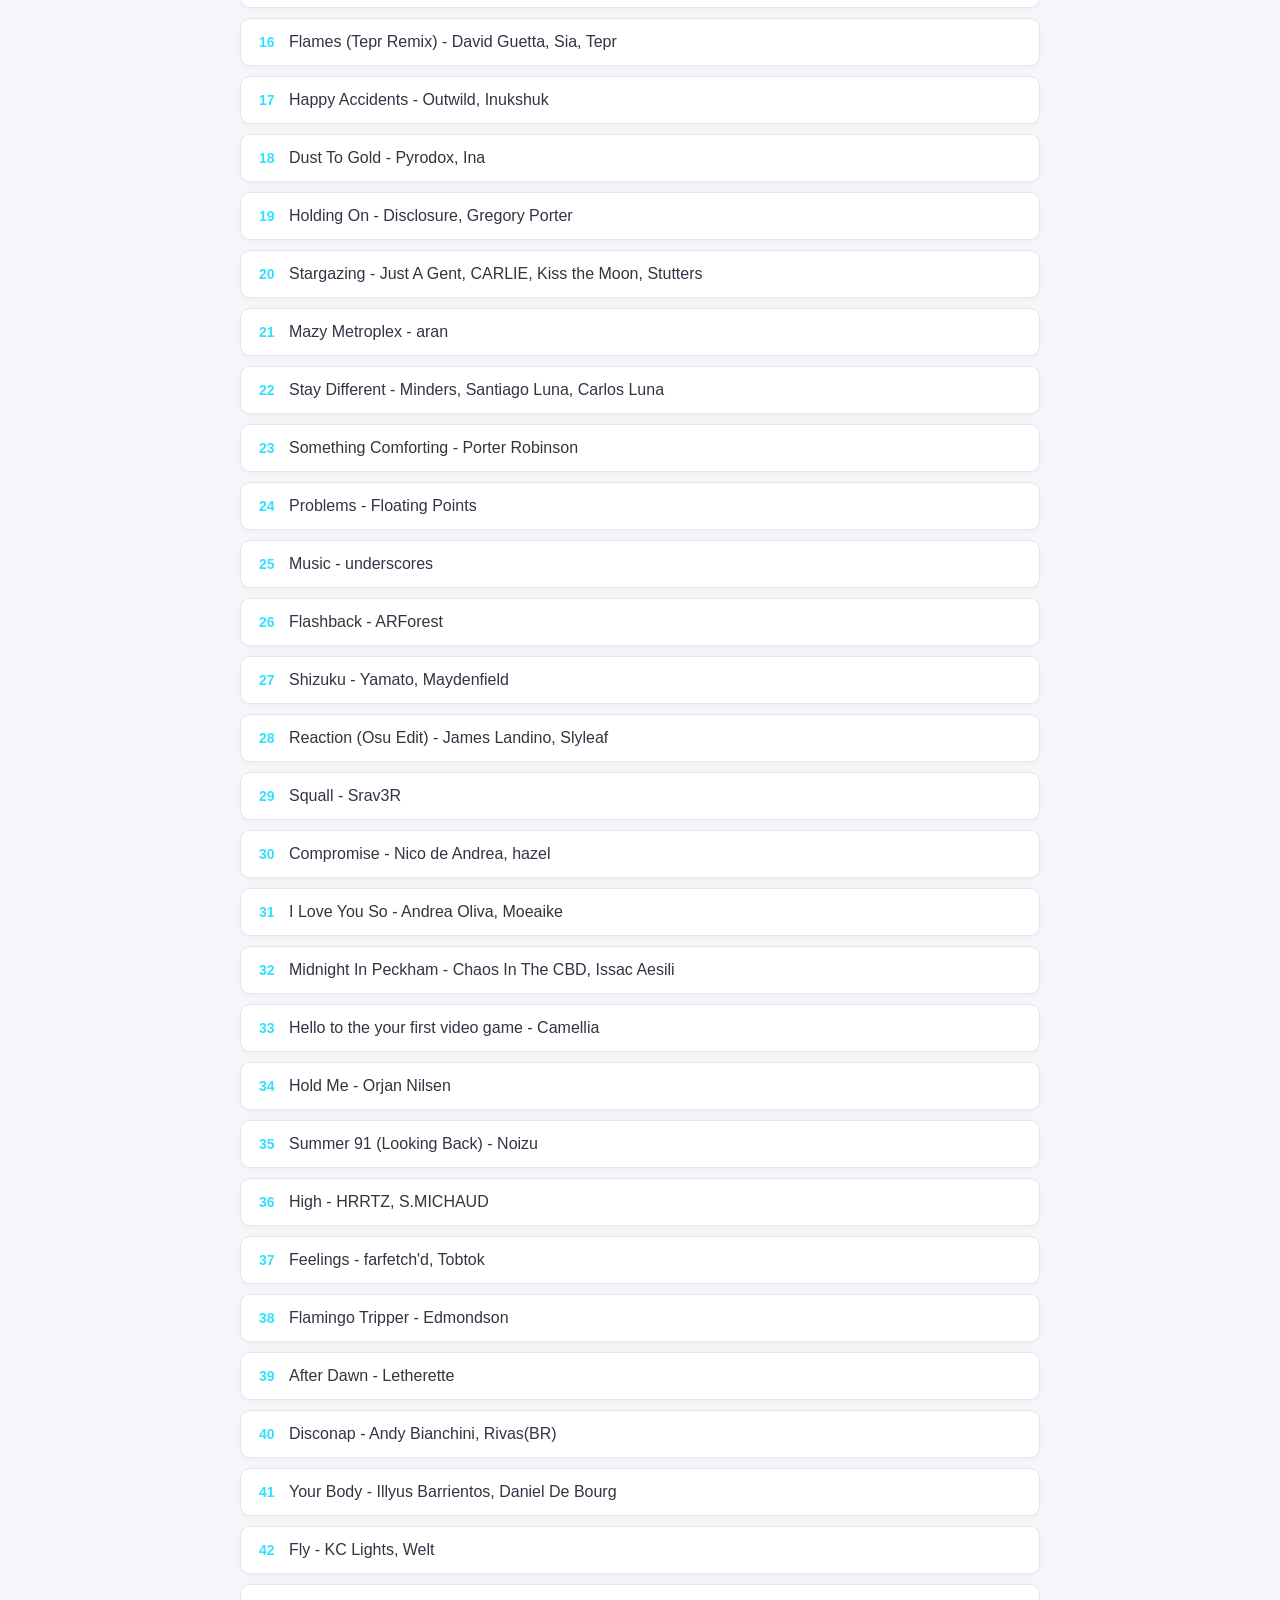
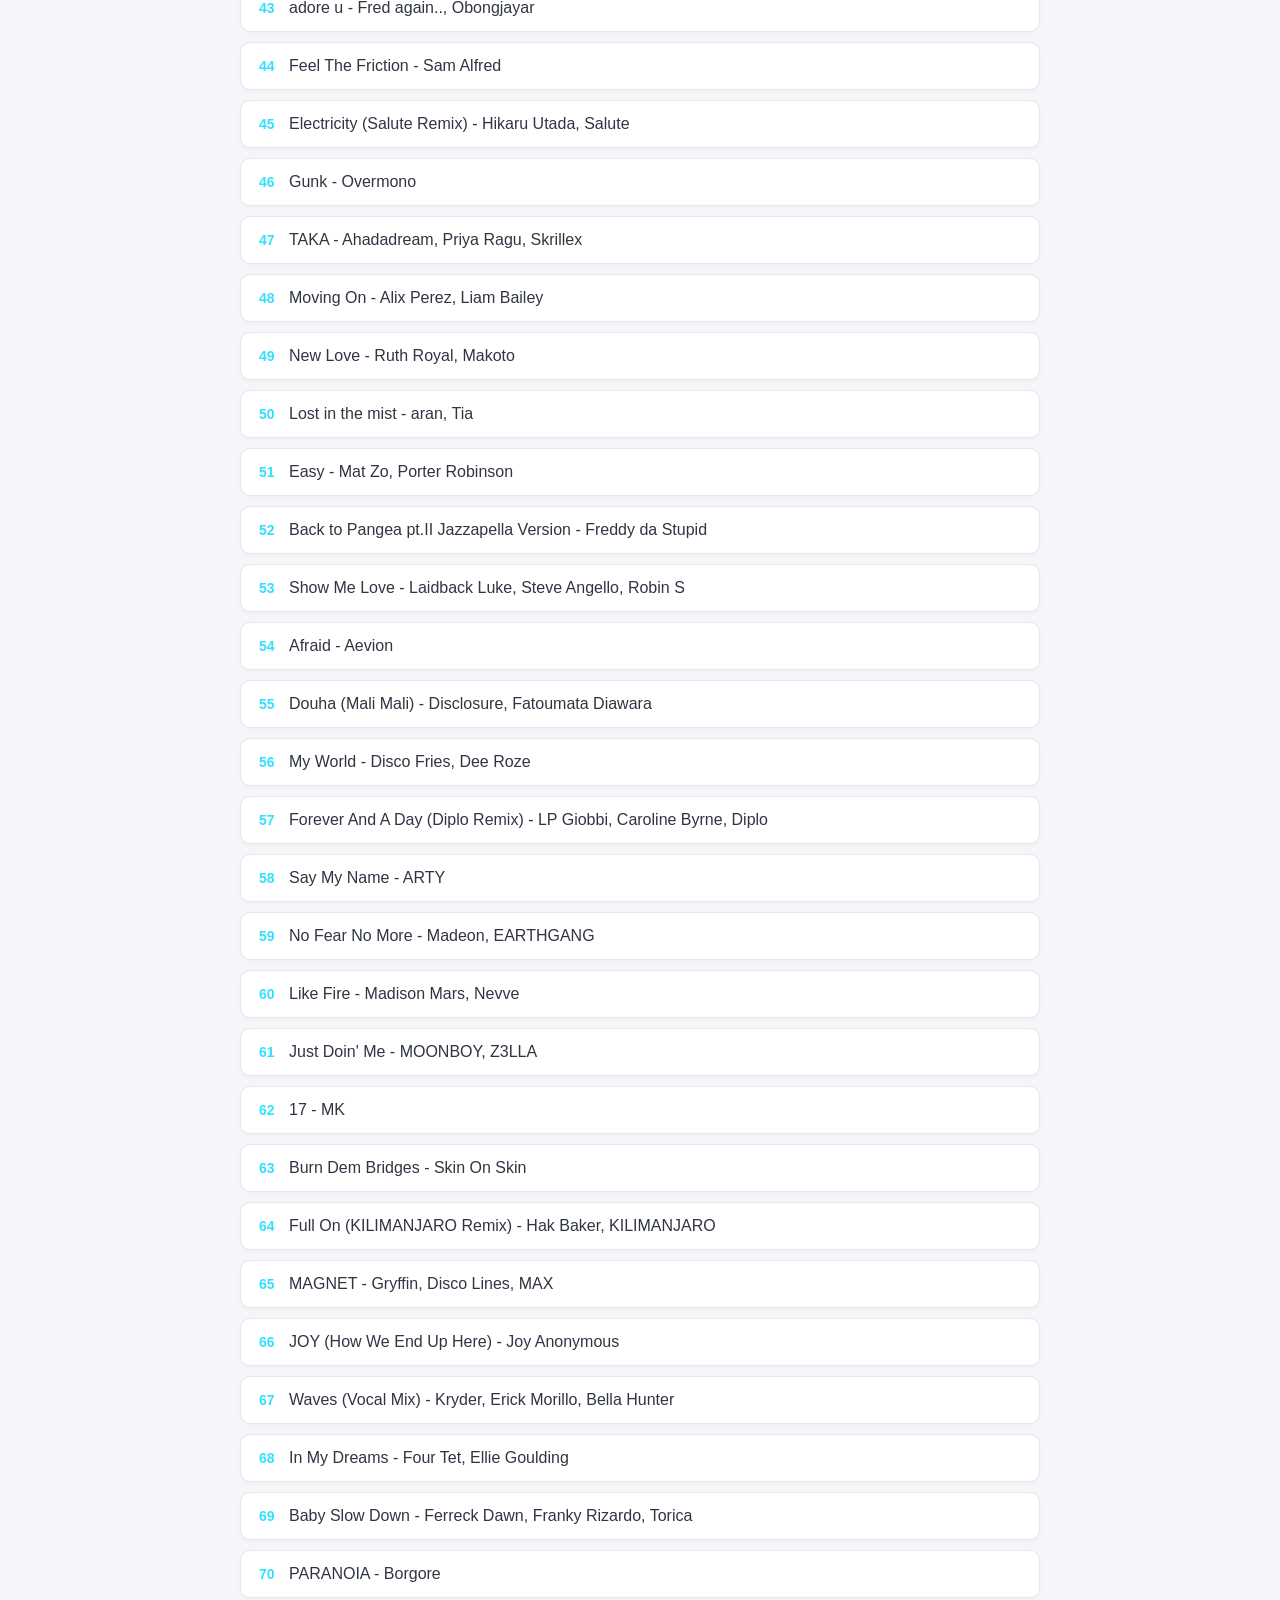
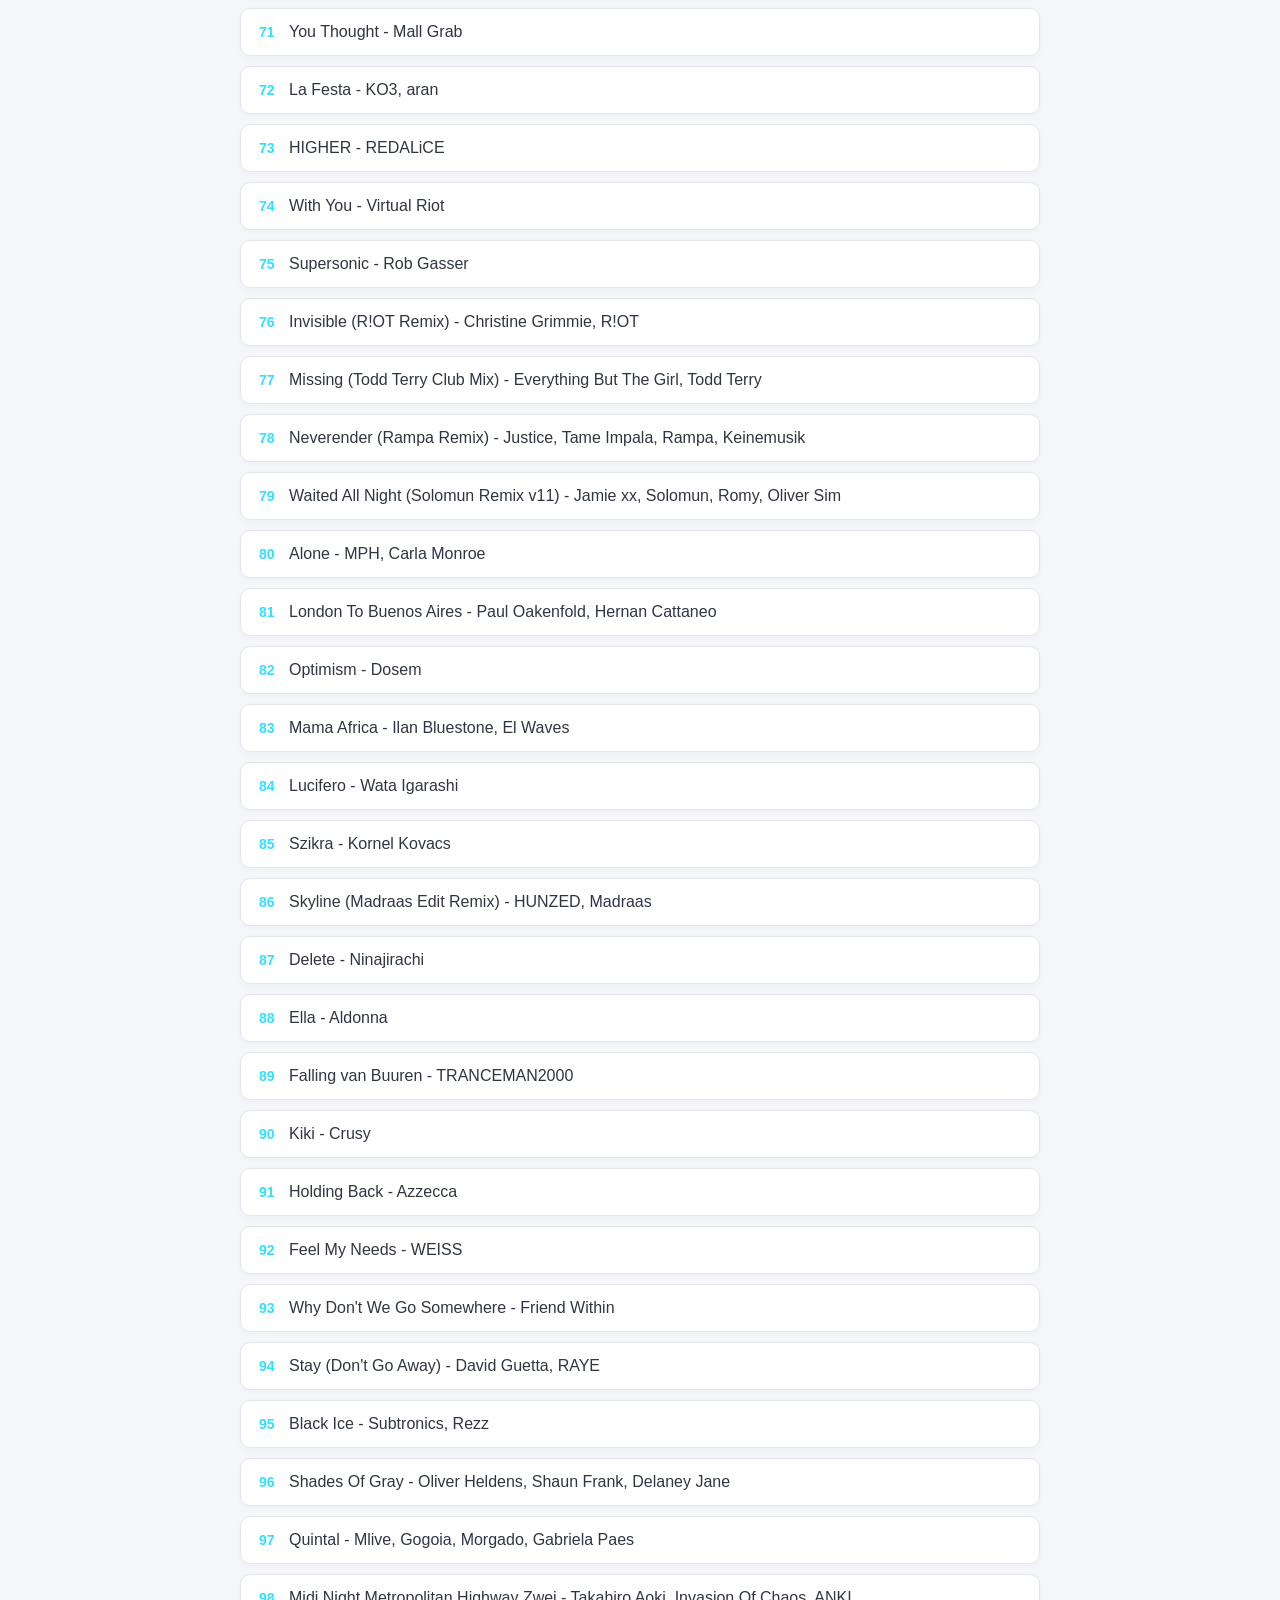
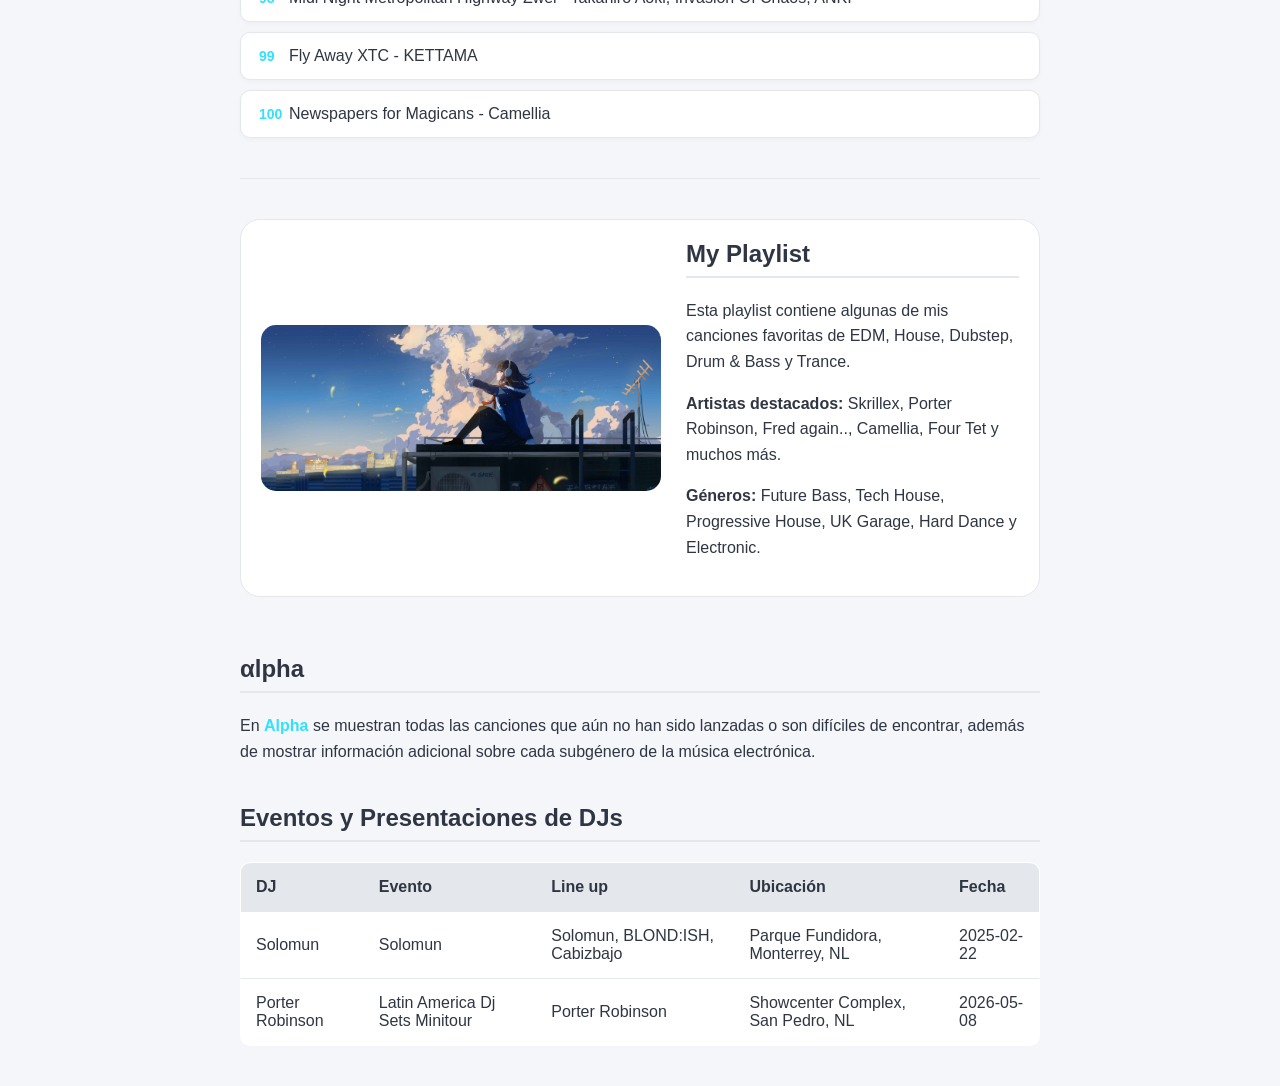
<file: Proyecto1.html>
<!DOCTYPE html>
<html lang="es">
<head>
    <meta charset="UTF-8">
    <meta name="viewport" content="width=device-width, initial-scale=1.0">
    <title>My Tracklist</title>
    
    <style type="text/css">
        /* --- 1. VARIABLES Y BASE DEL DISEÑO --- */
        :root {
            --bg-color: #f5f6fa;
            --text-color: #2f3542;
            --accent-color: #33e0ff;
            --card-bg: #ffffff;
            --border-color: #e4e7eb;
        }

        /* Variables automáticas para el Modo Oscuro */
        body.dark-mode {
            --bg-color: #121212;
            --text-color: #ffffff;
            --card-bg: #1e1e1e;
            --border-color: #333333;
        }

        body {
            background-color: var(--bg-color);
            color: var(--text-color);
            font-family: 'Segoe UI', Arial, sans-serif;
            margin: 0;
            padding: 40px 20px;
            display: flex;
            flex-direction: column;
            align-items: center;
            transition: background-color 0.3s, color 0.3s;
        }

        /* --- 2. CONTENEDOR PRINCIPAL --- */
        .container {
            max-width: 800px;
            width: 100%;
        }

        /* --- 3. TIPOGRAFÍA Y JERARQUÍA --- */
        h1 {
            text-align: center;
            font-size: 45px;
            margin-bottom: 5px;
            letter-spacing: -1px;
        }

        h2 {
            font-size: 24px;
            border-bottom: 2px solid var(--border-color);
            padding-bottom: 8px;
            margin-top: 40px;
        }

        h3 {
            text-align: center;
            color: var(--accent-color);
            font-size: 28px;
            margin-top: 50px;
        }

        p {
            line-height: 1.6;
            font-size: 16px;
        }

        a {
            color: var(--accent-color);
            text-decoration: none;
            font-weight: bold;
        }

        hr {
            border: 0;
            height: 1px;
            background: var(--border-color);
            margin: 40px 0;
        }

        /* --- 4. MEJORA DE LAS LISTAS --- */
        ol {
            padding-left: 0;
            list-style: none; /* Quitamos los números planos */
            counter-reset: music-counter; /* Creamos un contador personalizado */
        }

        ol li {
            background-color: var(--card-bg);
            margin-bottom: 10px;
            padding: 14px 18px;
            border-radius: 10px;
            display: flex;
            align-items: center;
            box-shadow: 0 2px 5px rgba(0,0,0,0.03);
            border: 1px solid var(--border-color);
            transition: 0.3s ease;
            counter-increment: music-counter;
        }

        /* Generador de números estilizados */
        ol li::before {
            content: counter(music-counter);
            font-weight: bold;
            color: var(--accent-color);
            width: 30px;
            font-size: 14px;
            flex-shrink: 0;
        }

        /* Animación hover en listas */
        ol li:hover {
            color: var(--accent-color);
            transform: translateX(8px);
            box-shadow: 0 4px 12px rgba(51, 224, 255, 0.2);
        }

        /* --- 5. COMPONENTES: BOTÓN MODO OSCURO --- */
        .btn-modo {
            position: fixed;
            top: 20px;
            right: 20px;
            padding: 10px 18px;
            background-color: #2f3542;
            color: #fff;
            border: none;
            border-radius: 20px;
            cursor: pointer;
            font-weight: bold;
            transition: 0.3s;
            z-index: 1000;
            box-shadow: 0 4px 10px rgba(0,0,0,0.1);
        }

        body.dark-mode .btn-modo {
            background-color: #ffffff;
            color: #121212;
        }

        /* --- 6. COMPONENTES: VISUALIZADOR --- */
        .visualizer {
            display: flex;
            justify-content: center;
            align-items: flex-end;
            height: 60px;
            gap: 6px;
            margin: 20px auto 40px auto;
        }

        .visualizer span {
            width: 8px;
            height: 20px;
            background: var(--accent-color);
            border-radius: 4px;
            animation: bounce 1s infinite ease-in-out;
        }

        .visualizer span:nth-child(2) { animation-delay: 0.2s; }
        .visualizer span:nth-child(3) { animation-delay: 0.4s; }
        .visualizer span:nth-child(4) { animation-delay: 0.6s; }
        .visualizer span:nth-child(5) { animation-delay: 0.8s; }

        @keyframes bounce {
            0%, 100% { height: 15px; }
            50% { height: 50px; }
        }

        /* --- 7. SECCIÓN INFO CONTAINER --- */
        .info-container {
            display: flex;
            flex-direction: column;
            gap: 25px;
            margin-top: 40px;
            background-color: var(--card-bg);
            padding: 20px;
            border-radius: 20px;
            border: 1px solid var(--border-color);
        }

        @media (min-width: 768px) {
            .info-container {
                flex-direction: row;
                align-items: center;
            }
        }

        .info-container img {
            width: 100%;
            height: auto;
            max-width: 400px;
            border-radius: 15px;
            transition: 0.5s;
            display: block;
            margin: 0 auto;
        }

        .info-container img:hover {
            transform: scale(1.03);
            box-shadow: 0px 0px 20px rgba(51, 224, 255, 0.4);
        }

        .texto-lado {
            flex: 1;
        }

        .texto-lado h2 {
            margin-top: 0;
        }

        /* --- 8. SCROLLBAR --- */
        ::-webkit-scrollbar {
            width: 10px;
        }
        ::-webkit-scrollbar-thumb {
            background: #6bcaed;
            border-radius: 10px;
        }

        /* --- 9. DISEÑO DE LA TABLA DE EVENTOS --- */
        .tabla-eventos {
            width: 100%;
            border-collapse: collapse;
            margin-top: 20px;
            background-color: var(--card-bg);
            border: 1px solid var(--border-color);
            border-radius: 10px;
            overflow: hidden;
        }

        .tabla-eventos th, .tabla-eventos td {
            padding: 15px;
            text-align: left;
            border-bottom: 1px solid var(--border-color);
        }

        .tabla-eventos th {
            background-color: var(--border-color);
            color: var(--text-color);
            font-weight: bold;
        }

        .tabla-eventos tr:hover {
            background-color: rgba(51, 224, 255, 0.1);
        }
    </style>
</head>
<body>

    <button id="boton-modo" class="btn-modo">Cambiar a modo oscuro</button>

    <div class="container">
        
        <h1>My Tracklist</h1>
        
        <div class="visualizer">
            <span></span>
            <span></span>
            <span></span>
            <span></span>
            <span></span>
        </div>

         <a href="index.html">Volver a αlpha</a>

        <h2>Mi Top 10 Canciones</h2>
        <ol>
            <li>Butterflies - Skrillex, Starrah, Four Tet</li>
            <li>The Healing - James Zabiela</li>
            <li>Parallel4 - Four Tet</li>
            <li>Paroxysm - Camellia</li>
            <li>Try Again - USAO</li>
            <li>Blessings (KETTAMA Remix) - Calvin Harris, Clementine Douglas, KETTAMA</li>
            <li>Strong - Romy, Fred Again..</li>
            <li>Shelter - Porter Robinson, Madeon</li>
            <li>Ghost Voices - Virtual Self</li>
            <li>BADO - Shimza, CamelPhat, Idd Azis</li>
        </ol>

        <h2>Canciones que Recomiendo</h2>
        <ol>
            <li>Inner Wars - Andot</li>
            <li>Joy - Salute</li>
            <li>Lies - DjRUM</li>
            <li>Do You Feel Me - NY's Finest</li>
            <li>Ferrari - James Hype</li>
        </ol>

        <h2>Disqueras</h2>
        <ol>
            <li>OWSLA</li>
            <li>Toolroom</li>
            <li>Armada Records</li>
            <li>Mixmash Records</li>
            <li>Spinin Records</li>
            <li>Monstercat</li>
            <li>Dawn Patrol</li>
            <li>Disciple</li>
            <li>NCS</li>
            <li>Phoenix Music</li>
            <li>STMPD rcrds</li>
        </ol>

        <h3>100 Canciones</h3>
        
        <iframe
            width="100%"
            height="166"
            scrolling="no"
            frameborder="no"
            allow="autoplay"
            src="https://open.spotify.com/embed/playlist/0YKcMcNNQa4WG95CTceaKD"
            style="border-radius: 12px; margin-bottom: 20px;">
        </iframe>

        <ol>
            <li>Luv Light - DBN, Oni Sky</li>
            <li>Blame - James Zabiela</li>
            <li>Skater - Four Tet</li>
            <li>Seashore on the moon - Camellia, Nanahira</li>
            <li>Trust (Plastik Funk Remix) - Tank & Cheetah, DBN, The Rise</li>
            <li>Picket Lines - Bonetti</li>
            <li>Better - Mija, Vindata</li>
            <li>Selecta - Skrillex, BEAM</li>
            <li>Trip - Boys Noize, Skream</li>
            <li>HOT DRUM - JOYRIDE</li>
            <li>Crazy - Pink Panda</li>
            <li>Wait For It - Salute</li>
            <li>Spectrum - Zedd, Matthew Koma</li>
            <li>Silhouettes - Avicii</li>
            <li>Waves - BLOND:ISH, Grace Tither</li>
            <li>Flames (Tepr Remix) - David Guetta, Sia, Tepr</li>
            <li>Happy Accidents - Outwild, Inukshuk</li>
            <li>Dust To Gold - Pyrodox, Ina</li>
            <li>Holding On - Disclosure, Gregory Porter</li>
            <li>Stargazing - Just A Gent, CARLIE, Kiss the Moon, Stutters</li>
            <li>Mazy Metroplex - aran</li>
            <li>Stay Different - Minders, Santiago Luna, Carlos Luna</li>
            <li>Something Comforting - Porter Robinson</li>
            <li>Problems - Floating Points</li>
            <li>Music - underscores</li>
            <li>Flashback - ARForest</li>
            <li>Shizuku - Yamato, Maydenfield</li>
            <li>Reaction (Osu Edit) - James Landino, Slyleaf</li>
            <li>Squall - Srav3R</li>
            <li>Compromise - Nico de Andrea, hazel</li>
            <li>I Love You So - Andrea Oliva, Moeaike</li>
            <li>Midnight In Peckham - Chaos In The CBD, Issac Aesili</li>
            <li>Hello to the your first video game - Camellia</li>
            <li>Hold Me - Orjan Nilsen</li>
            <li>Summer 91 (Looking Back) - Noizu</li>
            <li>High - HRRTZ, S.MICHAUD</li>
            <li>Feelings - farfetch'd, Tobtok</li>
            <li>Flamingo Tripper - Edmondson</li>
            <li>After Dawn - Letherette</li>
            <li>Disconap - Andy Bianchini, Rivas(BR)</li>
            <li>Your Body - Illyus Barrientos, Daniel De Bourg</li>
            <li>Fly - KC Lights, Welt</li>
            <li>adore u - Fred again.., Obongjayar</li>
            <li>Feel The Friction - Sam Alfred</li>
            <li>Electricity (Salute Remix) - Hikaru Utada, Salute</li>
            <li>Gunk - Overmono</li>
            <li>TAKA - Ahadadream, Priya Ragu, Skrillex</li>
            <li>Moving On - Alix Perez, Liam Bailey</li>
            <li>New Love - Ruth Royal, Makoto</li>
            <li>Lost in the mist - aran, Tia</li>
            <li>Easy - Mat Zo, Porter Robinson</li>
            <li>Back to Pangea pt.II Jazzapella Version - Freddy da Stupid</li>
            <li>Show Me Love - Laidback Luke, Steve Angello, Robin S</li>
            <li>Afraid - Aevion</li>
            <li>Douha (Mali Mali) - Disclosure, Fatoumata Diawara</li>
            <li>My World - Disco Fries, Dee Roze</li>
            <li>Forever And A Day (Diplo Remix) - LP Giobbi, Caroline Byrne, Diplo</li>
            <li>Say My Name - ARTY</li>
            <li>No Fear No More - Madeon, EARTHGANG</li>
            <li>Like Fire - Madison Mars, Nevve</li>
            <li>Just Doin' Me - MOONBOY, Z3LLA</li>
            <li>17 - MK</li>
            <li>Burn Dem Bridges - Skin On Skin</li>
            <li>Full On (KILIMANJARO Remix) - Hak Baker, KILIMANJARO</li>
            <li>MAGNET - Gryffin, Disco Lines, MAX</li>
            <li>JOY (How We End Up Here) - Joy Anonymous</li>
            <li>Waves (Vocal Mix) - Kryder, Erick Morillo, Bella Hunter</li>
            <li>In My Dreams - Four Tet, Ellie Goulding</li>
            <li>Baby Slow Down - Ferreck Dawn, Franky Rizardo, Torica</li>
            <li>PARANOIA - Borgore</li>
            <li>You Thought - Mall Grab</li>
            <li>La Festa - KO3, aran</li>
            <li>HIGHER - REDALiCE</li>
            <li>With You - Virtual Riot</li>
            <li>Supersonic - Rob Gasser</li>
            <li>Invisible (R!OT Remix) - Christine Grimmie, R!OT</li>
            <li>Missing (Todd Terry Club Mix) - Everything But The Girl, Todd Terry</li>
            <li>Neverender (Rampa Remix) - Justice, Tame Impala, Rampa, Keinemusik</li>
            <li>Waited All Night (Solomun Remix v11) - Jamie xx, Solomun, Romy, Oliver Sim</li>
            <li>Alone - MPH, Carla Monroe</li>
            <li>London To Buenos Aires - Paul Oakenfold, Hernan Cattaneo</li>
            <li>Optimism - Dosem</li>
            <li>Mama Africa - Ilan Bluestone, El Waves</li>
            <li>Lucifero - Wata Igarashi</li>
            <li>Szikra - Kornel Kovacs</li>
            <li>Skyline (Madraas Edit Remix) - HUNZED, Madraas</li>
            <li>Delete - Ninajirachi</li>
            <li>Ella - Aldonna</li>
            <li>Falling van Buuren - TRANCEMAN2000</li>
            <li>Kiki - Crusy</li>
            <li>Holding Back - Azzecca</li>
            <li>Feel My Needs - WEISS</li>
            <li>Why Don't We Go Somewhere - Friend Within</li>
            <li>Stay (Don't Go Away) - David Guetta, RAYE</li>
            <li>Black Ice - Subtronics, Rezz</li>
            <li>Shades Of Gray - Oliver Heldens, Shaun Frank, Delaney Jane</li>
            <li>Quintal - Mlive, Gogoia, Morgado, Gabriela Paes</li>
            <li>Midi Night Metropolitan Highway Zwei - Takahiro Aoki, Invasion Of Chaos, ANKI</li>
            <li>Fly Away XTC - KETTAMA</li>
            <li>Newspapers for Magicans - Camellia</li>
        </ol>

        <hr>

        <div class="info-container">
            <a href="https://open.spotify.com/playlist/0YKcMcNNQa4WG95CTceaKD" target="_blank">
                <img src="imagenes_proyecto/Pixiv1.jpg" alt="Playlist Cover">
            </a>
            <div class="texto-lado">
                <h2>My Playlist</h2>
                <p>Esta playlist contiene algunas de mis canciones favoritas de EDM, House, Dubstep, Drum & Bass y Trance.</p>
                <p><strong>Artistas destacados:</strong> Skrillex, Porter Robinson, Fred again.., Camellia, Four Tet y muchos más.</p>
                <p><strong>Géneros:</strong> Future Bass, Tech House, Progressive House, UK Garage, Hard Dance y Electronic.</p>
            </div>
        </div>

        <br>
        <h2>αlpha</h2>
        <p>En <a href="index.html">Alpha</a> se muestran todas las canciones que aún no han sido lanzadas o son difíciles de encontrar, además de mostrar información adicional sobre cada subgénero de la música electrónica.</p>

        <h2 style="margin-top: 40px;">Eventos y Presentaciones de DJs</h2>
        <table class="tabla-eventos">
            <thead>
                <tr>
                    <th>DJ</th>
                    <th>Evento</th>
                    <th>Line up</th>
                    <th>Ubicación</th>
                    <th>Fecha</th>
                </tr>
            </thead>
            <tbody>
                <tr>
                    <td>Solomun</td>
                    <td>Solomun</td>
                    <td>Solomun, BLOND:ISH, Cabizbajo</td>
                    <td>Parque Fundidora, Monterrey, NL</td>
                    <td>2025-02-22</td>
                </tr>
                <tr>
                    <td>Porter Robinson</td>
                    <td>Latin America Dj Sets Minitour</td>
                    <td>Porter Robinson</td>
                    <td>Showcenter Complex, San Pedro, NL</td>
                    <td>2026-05-08</td>
                </tr>
            </tbody>
        </table>

    </div> 

    <script>
       document.addEventListener('DOMContentLoaded', () => {
            const btn = document.getElementById('boton-modo');
            const body = document.body;

            // Cargar estado inicial del tema guardado
            if (localStorage.getItem('theme') === 'dark') {
                body.classList.add('dark-mode');
                if (btn) btn.textContent = 'Modo Claro';
            }

            if (btn) {
                btn.addEventListener('click', () => {
                    body.classList.toggle('dark-mode');
                    
                    const isDarkMode = body.classList.contains('dark-mode');
                    btn.textContent = isDarkMode ? 'Modo Claro' : 'Modo Oscuro';
                    
                    // Guardar preferencia
                    if (isDarkMode) {
                        localStorage.setItem('theme', 'dark');
                    } else {
                        localStorage.setItem('theme', 'light');
                    }
                });
            }
        });
    </script>
</body>
</html>
</file>
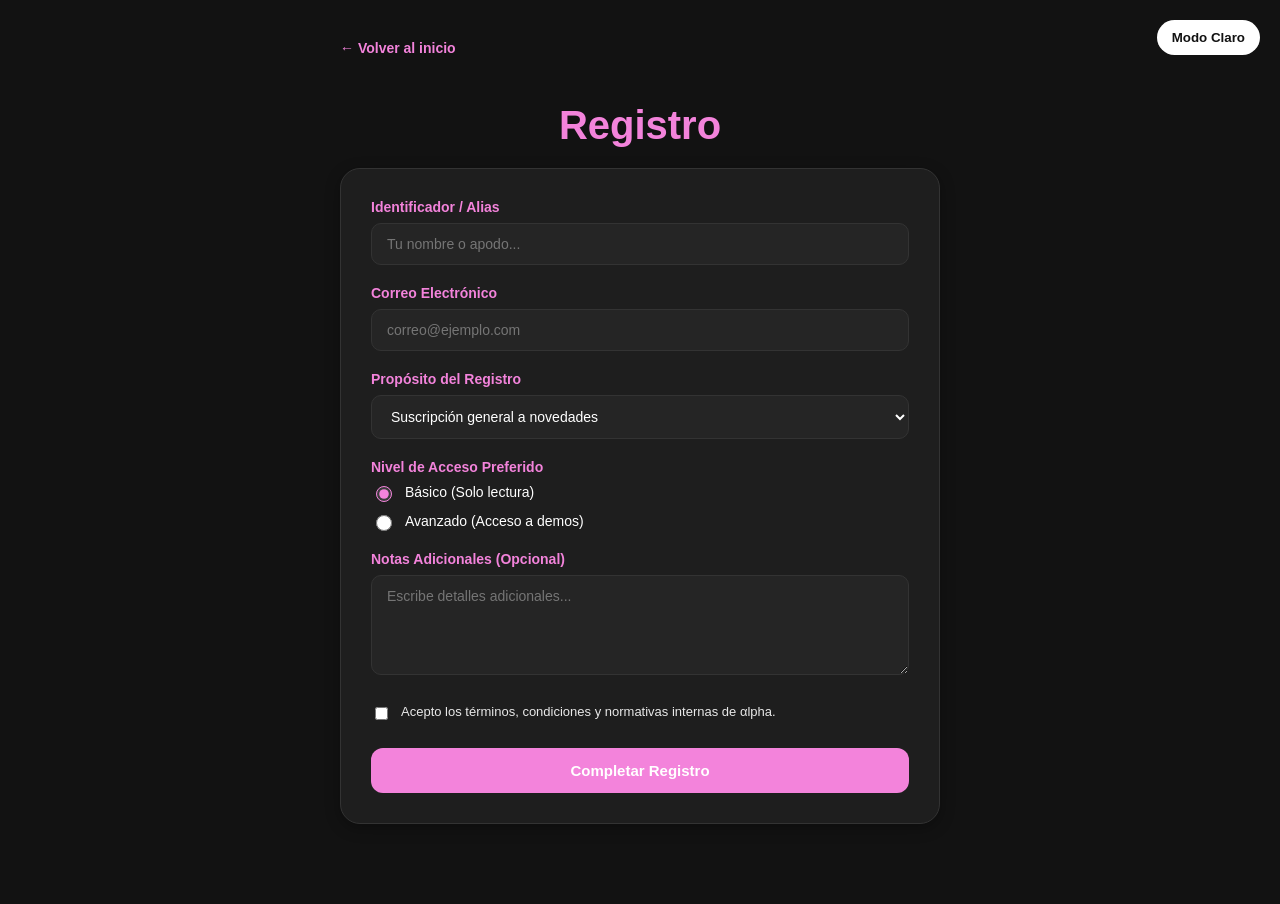
<file: registro.html>
<!DOCTYPE html>
<html lang="es">
<head>
    <meta charset="UTF-8">
    <meta name="viewport" content="width=device-width, initial-scale=1.0">
    <title>αlpha — Registro</title>
    <link rel="stylesheet" href="registro-style.css">
    <style type="text/css">
      
    </style>
</head>
<body class="dark-mode">

    <!-- Botón de Modo Oscuro -->
    <button class="btn-modo" id="btnModo" onclick="toggleModoOscuro()">Modo Claro</button>

    <!-- Enlace para volver a la página principal -->
    <a href="index.html" class="link-retorno">&larr; Volver al inicio</a>

    <h1>Registro</h1>

    <div class="card-container">
        <form id="formRegistro">
            
            <div class="form-group">
                <label for="nombre">Identificador / Alias</label>
                <input type="text" id="nombre" name="nombre" required placeholder="Tu nombre o apodo...">
            </div>

            <div class="form-group">
                <label for="email">Correo Electrónico</label>
                <input type="email" id="email" name="email" required placeholder="correo@ejemplo.com">
            </div>

            <div class="form-group">
                <label for="razon">Propósito del Registro</label>
                <select id="razon" name="razon">
                    <option value="general">Suscripción general a novedades</option>
                    <option value="demo">Envío de material o demo</option>
                    <option value="colaboracion">Propuesta de colaboración</option>
                </select>
            </div>

            <div class="form-group">
                <label>Nivel de Acceso Preferido</label>
                <div class="radio-container">
                    <div class="radio-option">
                        <input type="radio" id="nivel-basico" name="nivel_acceso" value="basico" checked>
                        <label for="nivel-basico">Básico (Solo lectura)</label>
                    </div>
                    <div class="radio-option">
                        <input type="radio" id="nivel-avanzado" name="nivel_acceso" value="avanzado">
                        <label for="nivel-avanzado">Avanzado (Acceso a demos)</label>
                    </div>
                </div>
            </div>

            <div class="form-group">
                <label for="mensaje">Notas Adicionales (Opcional)</label>
                <textarea id="mensaje" name="mensaje" placeholder="Escribe detalles adicionales..."></textarea>
            </div>

            <div class="checkbox-group">
                <input type="checkbox" id="terminos" name="terminos" required>
                <label for="terminos">Acepto los términos, condiciones y normativas internas de αlpha.</label>
            </div>

            <button type="submit" class="btn-enviar">Completar Registro</button>

        </form>
    </div>

    <script src="registro-script.js"></script>
</body>
</html>
</file>
<file: styles.css>
/*variables modo oscuro*/
:root {
    --bg-color: #f5f6fa;
    --text-color: #2f3542;
    --card-bg: #ffffff;
    --border-color: #e4e7eb;
    --accent-color: #f383db;
    --shadow: 0 4px 15px rgba(0,0,0,0.05);
}

body.dark-mode {
    --bg-color: #121212;
    --text-color: #ffffff;
    --card-bg: #1e1e1e;
    --border-color: #333333;
    --shadow: 0 4px 15px rgba(0,0,0,0.3);
}

/* Estlos generales de la pagina*/
body {
    background-color: var(--bg-color);
    color: var(--text-color);
    font-family: sans-serif;
    transition: background-color 0.3s, color 0.3s;
    margin: 0;
    padding: 40px 20px;
    display: flex;
    flex-direction: column;
    align-items: center;
    min-height: 100vh;
    box-sizing: border-box;
    padding-bottom: 90px; 
}

h1 {
    text-align: center;
    color: var(--accent-color);
    font-size: 50px;
    margin-bottom: 30px;
}

h2 {
    color: var(--text-color);
}

/*contenedor multimedia principal*/
.contenido-container {
    display: flex;
    flex-direction: column;
    align-items: center;
    gap: 30px;
    max-width: 520px;
    width: 100%;
}

.track {
    text-align: center;
    width: 100%;
}

.track p {
    margin-bottom: 8px;
    font-weight: 500;
}

audio {
    width: 100%;
    max-width: 400px;
}

/*imagenes y efectos hover*/
.contenedor-imagen {
    display: flex;
    justify-content: center;
    width: 100%;
    margin-top: 20px;
}

img {
    max-width: 500px;
    width: 100%;
    height: auto;
    border-radius: 20px;
    transition: 0.5s;
}

img:hover {
    transform: scale(1.03);
    box-shadow: 0px 0px 20px rgba(226, 37, 147, 0.5);
}

/*enlaces y boton modo oscuro*/
.link-tracklist {
    margin-top: 15px;
    text-decoration: none;
    color: var(--accent-color);
    font-weight: bold;
}

.btn-modo {
    position: fixed;
    top: 20px;
    right: 20px;
    padding: 10px 15px;
    background-color: #333;
    color: #fff;
    border: none;
    border-radius: 20px;
    cursor: pointer;
    font-weight: bold;
    transition: 0.3s;
    z-index: 1000;
}

body.dark-mode .btn-modo {
    background-color: #ffffff;
    color: #121212;
}

/*tarjetas*/
.card-container {
    background-color: var(--card-bg);
    border: 1px solid var(--border-color);
    border-radius: 20px;
    padding: 20px;
    margin: 30px auto;
    max-width: 800px;
    width: 100%;
    box-shadow: var(--shadow);
    box-sizing: border-box;
}

.card-content {
    display: flex;
    flex-direction: row;
    gap: 20px;
    align-items: center;
}

.card-content img {
    width: 35%;
    border-radius: 15px;
    object-fit: cover;
}

.card-text {
    flex: 1;
}

/* Responsive móviles para tarjetas */
@media (max-width: 768px) {
    .card-content {
        flex-direction: column;
    }
    .card-content img {
        width: 100%;
    }
}

/*lista animada de canciones*/
.lista-canciones-box {
    width: 100%;
    max-width: 450px;
    margin-top: 30px;
    text-align: left;
}

.lista-canciones-box h3 {
    color: var(--accent-color);
    margin-bottom: 15px;
    font-size: 20px;
}

.lista-animada {
    list-style: none;
    padding: 0;
    margin: 0;
}

.lista-animada li {
    display: flex;
    align-items: center;
    padding: 12px 15px;
    margin-bottom: 10px;
    background-color: rgba(243, 131, 219, 0.05);
    border-radius: 10px;
    border-left: 4px solid transparent;
    cursor: pointer;
    transition: all 0.3s ease;
    animation: aparecerLista 0.6s ease forwards;
    opacity: 0;
}

body.dark-mode .lista-animada li {
    background-color: rgba(255, 255, 255, 0.05);
}

.lista-animada li:hover {
    background-color: rgba(243, 131, 219, 0.15);
    border-left-color: var(--accent-color);
    transform: translateX(8px);
}

body.dark-mode .lista-animada li:hover {
    background-color: rgba(255, 255, 255, 0.1);
}

.lista-animada .numero {
    font-weight: bold;
    color: var(--accent-color);
    margin-right: 15px;
    font-size: 14px;
}

.lista-animada .titulo {
    font-size: 14px;
    color: var(--text-color);
    line-height: 1.4;
    word-break: break-word;
    display: -webkit-box;
    -webkit-line-clamp: 2;
    line-clamp: 2;
    -webkit-box-orient: vertical;
    overflow: hidden;
}

/*cajas de informacion*/
.info-genero {
    width: 100%;
    max-width: 800px;
    text-align: justify;
    line-height: 1.7;
    font-size: 14.5px;
    background-color: rgba(243, 131, 219, 0.03);
    padding: 20px;
    border-radius: 15px;
    border-left: 3px solid rgba(243, 131, 219, 0.3);
    box-sizing: border-box;
    margin: 0 auto;
}

body.dark-mode .info-genero {
    background-color: rgba(255, 255, 255, 0.03);
    border-left-color: rgba(255, 255, 255, 0.2);
}

/*tabla de eventos*/
.tabla-eventos {
    width: 100%;
    max-width: 800px;
    border-collapse: collapse;
    margin-top: 20px;
    background-color: var(--card-bg);
    border: 1px solid var(--border-color);
    border-radius: 10px;
    overflow: hidden;
}

.tabla-eventos th, .tabla-eventos td {
    padding: 15px;
    text-align: left;
    border-bottom: 1px solid var(--border-color);
}

.tabla-eventos th {
    background-color: var(--border-color);
    color: var(--text-color);
    font-weight: bold;
}

.tabla-eventos tr:hover {
    background-color: rgba(255, 51, 245, 0.178);
}

/*slider*/
.slider-container {
    width: 100%;
    max-width: 800px;
    margin: 30px auto;
    position: relative;
    overflow: hidden;
    border-radius: 20px;
    box-shadow: var(--shadow);
    background-color: var(--card-bg);
    border: 1px solid var(--border-color);
}

.slider-track {
    display: flex;
    transition: transform 0.5s ease-in-out;
}

.slider-slide {
    min-width: 100%;
    box-sizing: border-box;
    display: flex;
    flex-direction: column;
    align-items: center;
}

.slider-image-wrapper {
    width: 100%;
    height: 380px;
    display: flex;
    justify-content: center;
    align-items: center;
    overflow: hidden;
    background-color: #000; 
}

.slider-slide img {
    width: 100%;
    height: 100%;
    object-fit: cover; 
    object-position: center; 
    border-radius: 0;
    max-width: none;
}

.slider-caption {
    padding: 20px;
    text-align: center;
    color: var(--text-color);
    width: 100%;
    box-sizing: border-box;
}

.slider-caption h3 {
    color: var(--accent-color);
    margin-top: 0;
    margin-bottom: 10px;
}

.slider-caption p {
    margin: 0;
    font-size: 14px;
    line-height: 1.5;
}

.slider-btn {
    position: absolute;
    top: calc(380px / 2); 
    transform: translateY(-50%);
    background-color: rgba(0, 0, 0, 0.5);
    color: white;
    border: none;
    padding: 12px 16px;
    cursor: pointer;
    border-radius: 50%;
    font-size: 18px;
    transition: 0.3s;
    z-index: 10;
}

.slider-btn:hover {
    background-color: var(--accent-color);
}

.slider-btn-prev {
    left: 15px;
}

.slider-btn-next {
    right: 15px;
}

/*animacion lista de canciones*/
@keyframes aparecerLista {
    from {
        opacity: 0;
        transform: translateY(20px);
    }
    to {
        opacity: 1;
        transform: translateY(0);
    }
}

.lista-animada li:nth-child(1) { animation-delay: 0.1s; }
.lista-animada li:nth-child(2) { animation-delay: 0.2s; }
.lista-animada li:nth-child(3) { animation-delay: 0.3s; }
.lista-animada li:nth-child(4) { animation-delay: 0.4s; }
.lista-animada li:nth-child(5) { animation-delay: 0.5s; }
.lista-animada li:nth-child(6) { animation-delay: 0.6s; }
.lista-animada li:nth-child(7) { animation-delay: 0.7s; }
.lista-animada li:nth-child(8) { animation-delay: 0.8s; }
.lista-animada li:nth-child(9) { animation-delay: 0.9s; }
.lista-animada li:nth-child(10) { animation-delay: 1.0s; }
.lista-animada li:nth-child(11) { animation-delay: 1.1s; }
.lista-animada li:nth-child(12) { animation-delay: 1.2s; }
.lista-animada li:nth-child(13) { animation-delay: 1.3s; }
.lista-animada li:nth-child(14) { animation-delay: 1.4s; }
.lista-animada li:nth-child(15) { animation-delay: 1.5s; }
.lista-animada li:nth-child(16) { animation-delay: 1.6s; }
.lista-animada li:nth-child(17) { animation-delay: 1.7s; }
.lista-animada li:nth-child(18) { animation-delay: 1.8s; }
.lista-animada li:nth-child(19) { animation-delay: 1.9s; }
.lista-animada li:nth-child(20) { animation-delay: 2.0s; }

/*recomendaciones: audios*/
.recommendations-section {
    width: 100%;
    max-width: 800px;
    margin: 40px auto;
    background-color: var(--card-bg);
    border: 1px solid var(--border-color);
    border-radius: 20px;
    padding: 30px;
    box-shadow: var(--shadow);
    box-sizing: border-box;
}

.recommendations-section h2 {
    text-align: center;
    color: var(--accent-color);
    margin-top: 0;
    margin-bottom: 25px;
    font-size: 26px;
}

.audio-grid {
    display: grid;
    grid-template-columns: repeat(auto-fit, minmax(320px, 1fr));
    gap: 20px;
}

.audio-card {
    background-color: rgba(243, 131, 219, 0.04);
    border: 1px solid var(--border-color);
    border-radius: 15px;
    padding: 18px;
    display: flex;
    flex-direction: column;
    gap: 12px;
    transition: transform 0.3s ease, box-shadow 0.3s ease;
}

body.dark-mode .audio-card {
    background-color: rgba(255, 255, 255, 0.03);
}

.audio-card:hover {
    transform: translateY(-4px);
    box-shadow: 0 6px 20px rgba(243, 131, 219, 0.15);
    border-color: var(--accent-color);
}

.audio-card-header {
    display: flex;
    align-items: center;
    gap: 10px;
}

.audio-icon {
    color: var(--accent-color);
    font-size: 18px;
}

.audio-card-header p {
    margin: 0;
    font-weight: 600;
    font-size: 15px;
    color: var(--text-color);
}

.audio-card audio {
    width: 100%;
    max-width: none;
    height: 38px;
}

/*reproductor de musica flotante*/
.floating-player {
    position: fixed;
    bottom: 0;
    left: 0;
    width: 100%;
    background-color: var(--card-bg);
    border-top: 1px solid var(--border-color);
    padding: 12px 20px;
    display: flex;
    justify-content: space-between;
    align-items: center;
    box-shadow: 0 -4px 20px rgba(0,0,0,0.15);
    z-index: 1000;
    box-sizing: border-box;
    gap: 15px;
}

.player-info {
    font-size: 13px;
    font-weight: bold;
    color: var(--accent-color);
    white-space: nowrap;
    overflow: hidden;
    text-overflow: ellipsis;
}

.floating-player audio {
    max-width: 450px;
    height: 38px;
}

@media (max-width: 600px) {
    .floating-player {
        flex-direction: column;
        gap: 8px;
        padding: 10px;
    }
    .floating-player audio {
        width: 100%;
        max-width: none;
    }
}

    /*seccion combinada*/
        .seccion-moodboard-manifiesto {
            display: flex;
            flex-direction: column;
            gap: 25px;
            margin: 50px 0;
            background-color: var(--card-bg);
            padding: 25px;
            border-radius: 20px;
            border: 1px solid var(--border-color);
            box-shadow: 0 4px 20px rgba(0,0,0,0.05);
        }

        @media (min-width: 768px) {
            .seccion-moodboard-manifiesto {
                flex-direction: row;
                align-items: center;
            }
        }

        .moodboard-banner {
            flex: 1;
            overflow: hidden;
            border-radius: 15px;
        }

        .moodboard-banner img {
            width: 100%;
            height: auto;
            max-height: 350px;
            object-fit: cover;
            border-radius: 15px;
            transition: transform 0.5s ease, box-shadow 0.5s ease;
            display: block;
        }

        .moodboard-banner img:hover {
            transform: scale(1.02);
            box-shadow: 0 0 25px rgba(51, 224, 255, 0.3);
        }

        .manifiesto-card {
            flex: 1;
            display: flex;
            flex-direction: column;
            justify-content: center;
        }

        .manifiesto-card h2 {
            margin-top: 0;
            font-size: 22px;
            color: var(--accent-color);
            border-bottom: none; 
            padding-bottom: 0;
        }

        .manifiesto-card p {
            font-size: 15px;
            color: var(--text-color);
            opacity: 0.9;
            margin-bottom: 12px;
        }

        .manifiesto-tags {
            display: flex;
            gap: 10px;
            margin-top: 10px;
        }

        .manifiesto-tags span {
            font-size: 12px;
            font-weight: bold;
            color: var(--accent-color);
            background-color: rgba(51, 224, 255, 0.1);
            padding: 5px 10px;
            border-radius: 20px;
            border: 1px solid rgba(51, 224, 255, 0.2);
        }
</file>
<file: registro-style.css>
/* variables del modo oscuro */
        :root {
            --bg-color: #f5f6fa;
            --text-color: #2f3542;
            --card-bg: #ffffff;
            --border-color: #e4e7eb;
            --accent-color: #f383db;
            --shadow: 0 4px 15px rgba(0,0,0,0.05);
            --input-bg: #f9f9f9;
        }

        body.dark-mode {
            --bg-color: #121212;
            --text-color: #ffffff;
            --card-bg: #1e1e1e;
            --border-color: #333333;
            --shadow: 0 4px 15px rgba(0,0,0,0.3);
            --input-bg: #252525;
        }

     
        /* Estilos Generales */
        
        body {
            background-color: var(--bg-color);
            color: var(--text-color);
            font-family: sans-serif;
            transition: background-color 0.3s, color 0.3s;
            margin: 0;
            padding: 40px 20px;
            display: flex;
            flex-direction: column;
            align-items: center;
            min-height: 100vh;
            box-sizing: border-box;
        }

        h1 {
            text-align: center;
            color: var(--accent-color);
            font-size: 40px;
            margin-bottom: 20px;
        }

        /* Botón de Modo Oscuro  */
        .btn-modo {
            position: fixed;
            top: 20px;
            right: 20px;
            padding: 10px 15px;
            background-color: #333;
            color: #fff;
            border: none;
            border-radius: 20px;
            cursor: pointer;
            font-weight: bold;
            transition: 0.3s;
            z-index: 1000;
        }

        body.dark-mode .btn-modo {
            background-color: #ffffff;
            color: #121212;
        }

        /* Enlace para volver */
        .link-retorno {
            align-self: flex-start;
            margin: 0 auto 20px auto;
            max-width: 600px;
            width: 100%;
            text-decoration: none;
            color: var(--accent-color);
            font-weight: bold;
            font-size: 14px;
        }

        .link-retorno:hover {
            text-decoration: underline;
        }

      
        /* Contenedor Formulario  */
        .card-container {
            background-color: var(--card-bg);
            border: 1px solid var(--border-color);
            border-radius: 20px;
            padding: 30px;
            margin: 0 auto 40px auto;
            max-width: 600px;
            width: 100%;
            box-shadow: var(--shadow);
            box-sizing: border-box;
            transition: background-color 0.3s, border-color 0.3s, box-shadow 0.3s;
        }

        .form-group {
            margin-bottom: 20px;
        }

        label {
            display: block;
            color: var(--accent-color);
            font-size: 14px;
            margin-bottom: 8px;
            font-weight: bold;
        }

        input[type="text"],
        input[type="email"],
        select,
        textarea {
            width: 100%;
            padding: 12px 15px;
            background-color: var(--input-bg);
            border: 1px solid var(--border-color);
            border-radius: 10px;
            color: var(--text-color);
            font-size: 14px;
            box-sizing: border-box;
            transition: border-color 0.3s, background-color 0.3s;
            font-family: inherit;
        }

        input[type="text"]:focus,
        input[type="email"]:focus,
        select:focus,
        textarea:focus {
            outline: none;
            border-color: var(--accent-color);
        }

        textarea {
            resize: vertical;
            height: 100px;
        }

        .form-helper {
            font-size: 12px;
            opacity: 0.7;
            margin-top: 5px;
        }

        /* Estilos para los Radio Buttons */
        .radio-container {
            display: flex;
            flex-direction: column;
            gap: 10px;
            margin-top: 8px;
        }

        .radio-option {
            display: flex;
            align-items: center;
            gap: 10px;
            cursor: pointer;
            font-size: 14px;
        }

        .radio-option input[type="radio"] {
            accent-color: var(--accent-color);
            width: 16px;
            height: 16px;
            cursor: pointer;
        }

        .radio-option label {
            color: var(--text-color);
            font-weight: normal;
            margin-bottom: 0;
            cursor: pointer;
        }

        /* Checkbox de términos */
        .checkbox-group {
            display: flex;
            align-items: flex-start;
            gap: 10px;
            margin-top: 25px;
            margin-bottom: 25px;
        }

        .checkbox-group input {
            margin-top: 3px;
            accent-color: var(--accent-color);
            cursor: pointer;
        }

        .checkbox-group label {
            color: var(--text-color);
            font-weight: normal;
            font-size: 13px;
            opacity: 0.9;
            margin-bottom: 0;
        }

        /* Botón de Enviar */
        .btn-enviar {
            width: 100%;
            padding: 14px;
            background-color: var(--accent-color);
            color: #ffffff;
            border: none;
            border-radius: 12px;
            font-size: 15px;
            font-weight: bold;
            cursor: pointer;
            transition: opacity 0.3s, transform 0.2s;
        }

        .btn-enviar:hover {
            opacity: 0.9;
            transform: translateY(-2px);
        }
</file>
